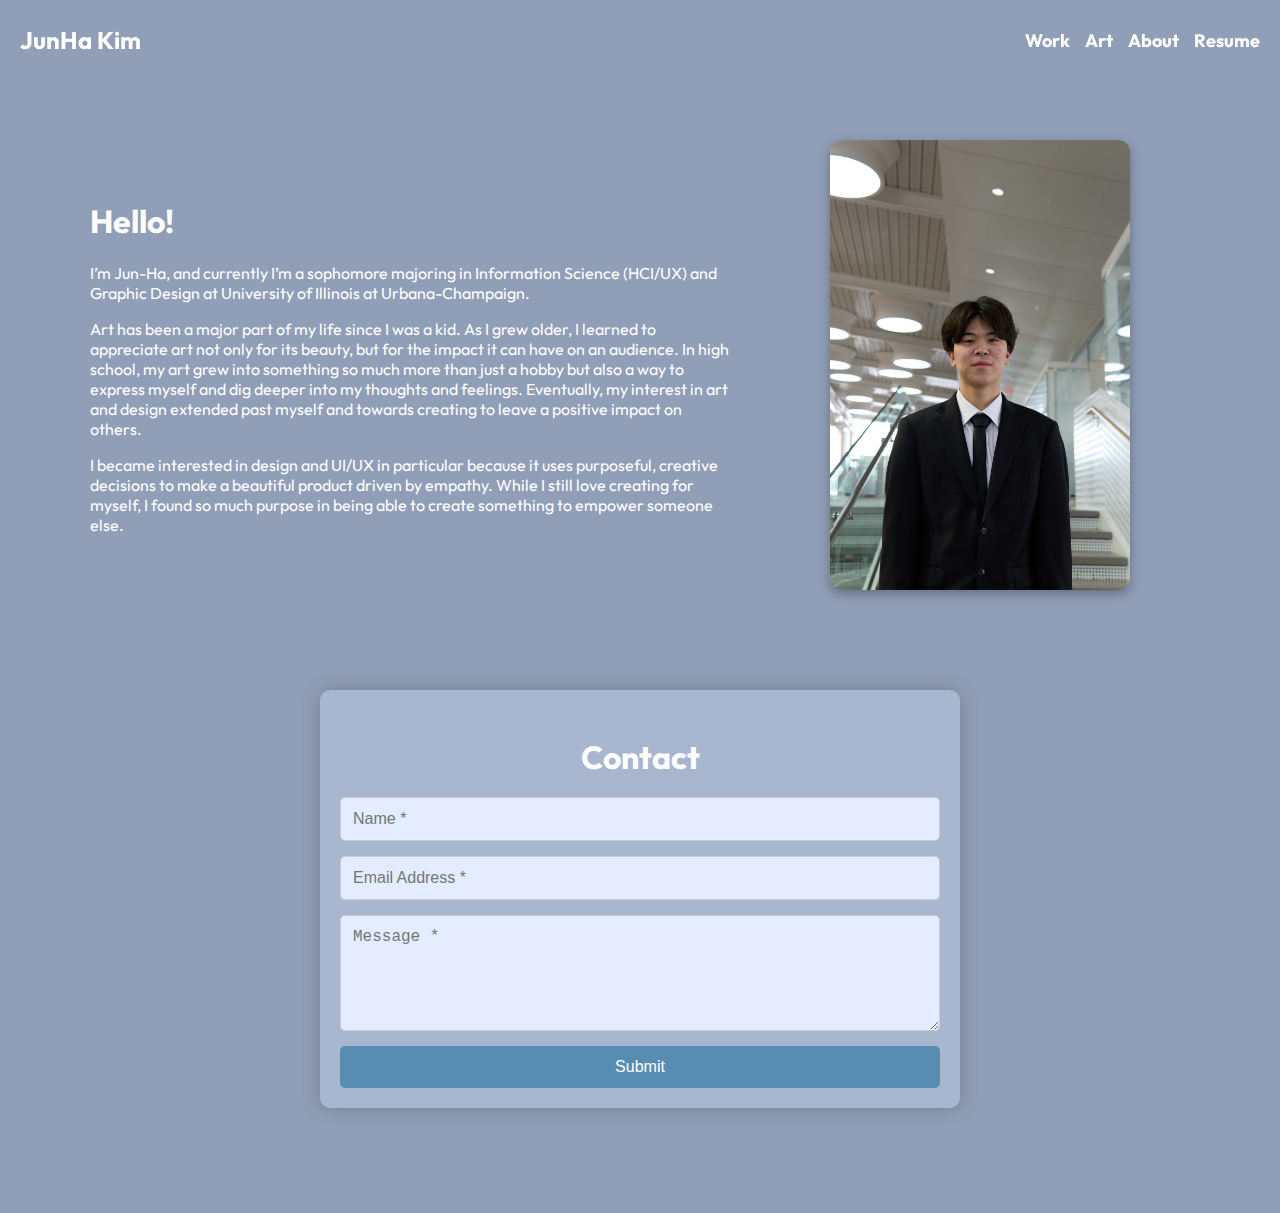
<file: About.html>
<!DOCTYPE html>
<html lang="en">

<head>
    <meta charset="UTF-8" />
    <meta name="viewport" content="width=device-width, initial-scale=1.0" />
    <title>About – JunHa Kim</title>
    <link href="https://fonts.googleapis.com/css2?family=Outfit:wght@300;400;600;700&display=swap" rel="stylesheet">
    <style>
        body {
            margin: 0;
            font-family: 'Outfit', sans-serif;
            background-color: #909EB7;
            color: white;
        }

        header {
            display: flex;
            justify-content: space-between;
            align-items: center;
            padding: 5px 0px;
            position: fixed;
            top: 0;
            width: 100%;
            z-index: 1000;
            background-color: transparent;
        }

        .logo {
            font-size: 24px;
            font-weight: bold;
            color: white;
            margin: 20px;
        }

        nav ul {
            list-style: none;
            display: flex;
            gap: 15px;
            margin: 0;
            padding: 20px;
        }

        nav a {
            text-decoration: none;
            color: white;
            font-size: 18px;
            font-weight: bold;
            transition: color 0.3s ease;
        }

        nav a:hover {
            color: #578db3;
        }

        .about-container {
            max-width: 1100px;
            margin: 140px auto 80px;
            padding: 0 20px;
        }

        .about-flex {
            display: flex;
            flex-wrap: wrap;
            gap: 40px;
            align-items: center;
            justify-content: space-between;
        }

        .about-text {
            flex: 1 1 55%;
        }

        .about-image {
            flex: 1 1 35%;
            display: flex;
            justify-content: center;
        }

        .about-image img {
            width: 100%;
            max-width: 300px;
            height: auto;
            border-radius: 12px;
            box-shadow: 0 4px 12px rgba(0, 0, 0, 0.3);
        }

        .contact-section {
            max-width: 600px;
            margin: 100px auto;
            padding: 20px;
            background: #A8B6D0;
            color: black;
            border-radius: 10px;
            box-shadow: 0 0 20px rgba(0, 0, 0, 0.2);
        }

        .contact-section h2 {
            text-align: center;
            margin-bottom: 20px;
            font-size: 32px;
            color: white;
        }

        .contact-section form {
            display: flex;
            flex-direction: column;
            gap: 15px;
        }

        .contact-section input, .contact-section textarea {
            padding: 12px;
            border: 1px solid #ccc;
            background: #E3EDFF;
            border-radius: 5px;
            font-size: 16px;
        }

        .contact-section input:focus, .contact-section textarea:focus {
            outline: none;
            border-color: #578db3;
        }

        .contact-section button {
            padding: 12px;
            background-color: #578db3;
            color: white;
            border: none;
            border-radius: 5px;
            font-size: 16px;
            cursor: pointer;
            transition: background-color 0.3s ease;
        }

        .contact-section button:hover {
            background-color: #3e6f91;
        }
    </style>
</head>

<body>

    <header>
        <div class="logo">JunHa Kim</div>
        <nav>
            <ul>
                <li><a href="home.html">Work</a></li>
                <li><a href="Art.html">Art</a></li>
                <li><a href="About.html">About</a></li>
                <li><a href="resume.pdf">Resume</a></li>
            </ul>
        </nav>
    </header>

    <div class="about-container">
        <div class="about-flex">
            <div class="about-text">
                <h1>Hello!</h1>
                <p>I’m Jun-Ha, and currently I’m a sophomore majoring in Information Science (HCI/UX) and Graphic Design at University of Illinois at Urbana-Champaign.</p>
                <p>Art has been a major part of my life since I was a kid. As I grew older, I learned to appreciate art
                    not only
                    for its beauty, but for the impact it can have on an audience. In high school, my art grew into
                    something so
                    much more than just a hobby but also a way to express myself and dig deeper into my thoughts and
                    feelings.
                    Eventually, my interest in art and design extended past myself and towards creating to leave a
                    positive
                    impact on others.</p>
                <p>I became interested in design and UI/UX in particular because it uses purposeful, creative decisions
                    to make
                    a beautiful product driven by empathy. While I still love creating for myself, I found so much
                    purpose in
                    being able to create something to empower someone else.</p>
            </div>

            <div class="about-image">
                <img src="your-photo.jpg" alt="Jun-Ha Kim" />
            </div>
        </div>
    </div>

    <div class="contact-section">
        <h2>Contact</h2>
        <form>
            <input type="text" placeholder="Name *" required>
            <input type="email" placeholder="Email Address *" required>
            <textarea placeholder="Message *" rows="5" required></textarea>
            <button type="submit">Submit</button>
        </form>
    </div>

</body>

</html>
</file>
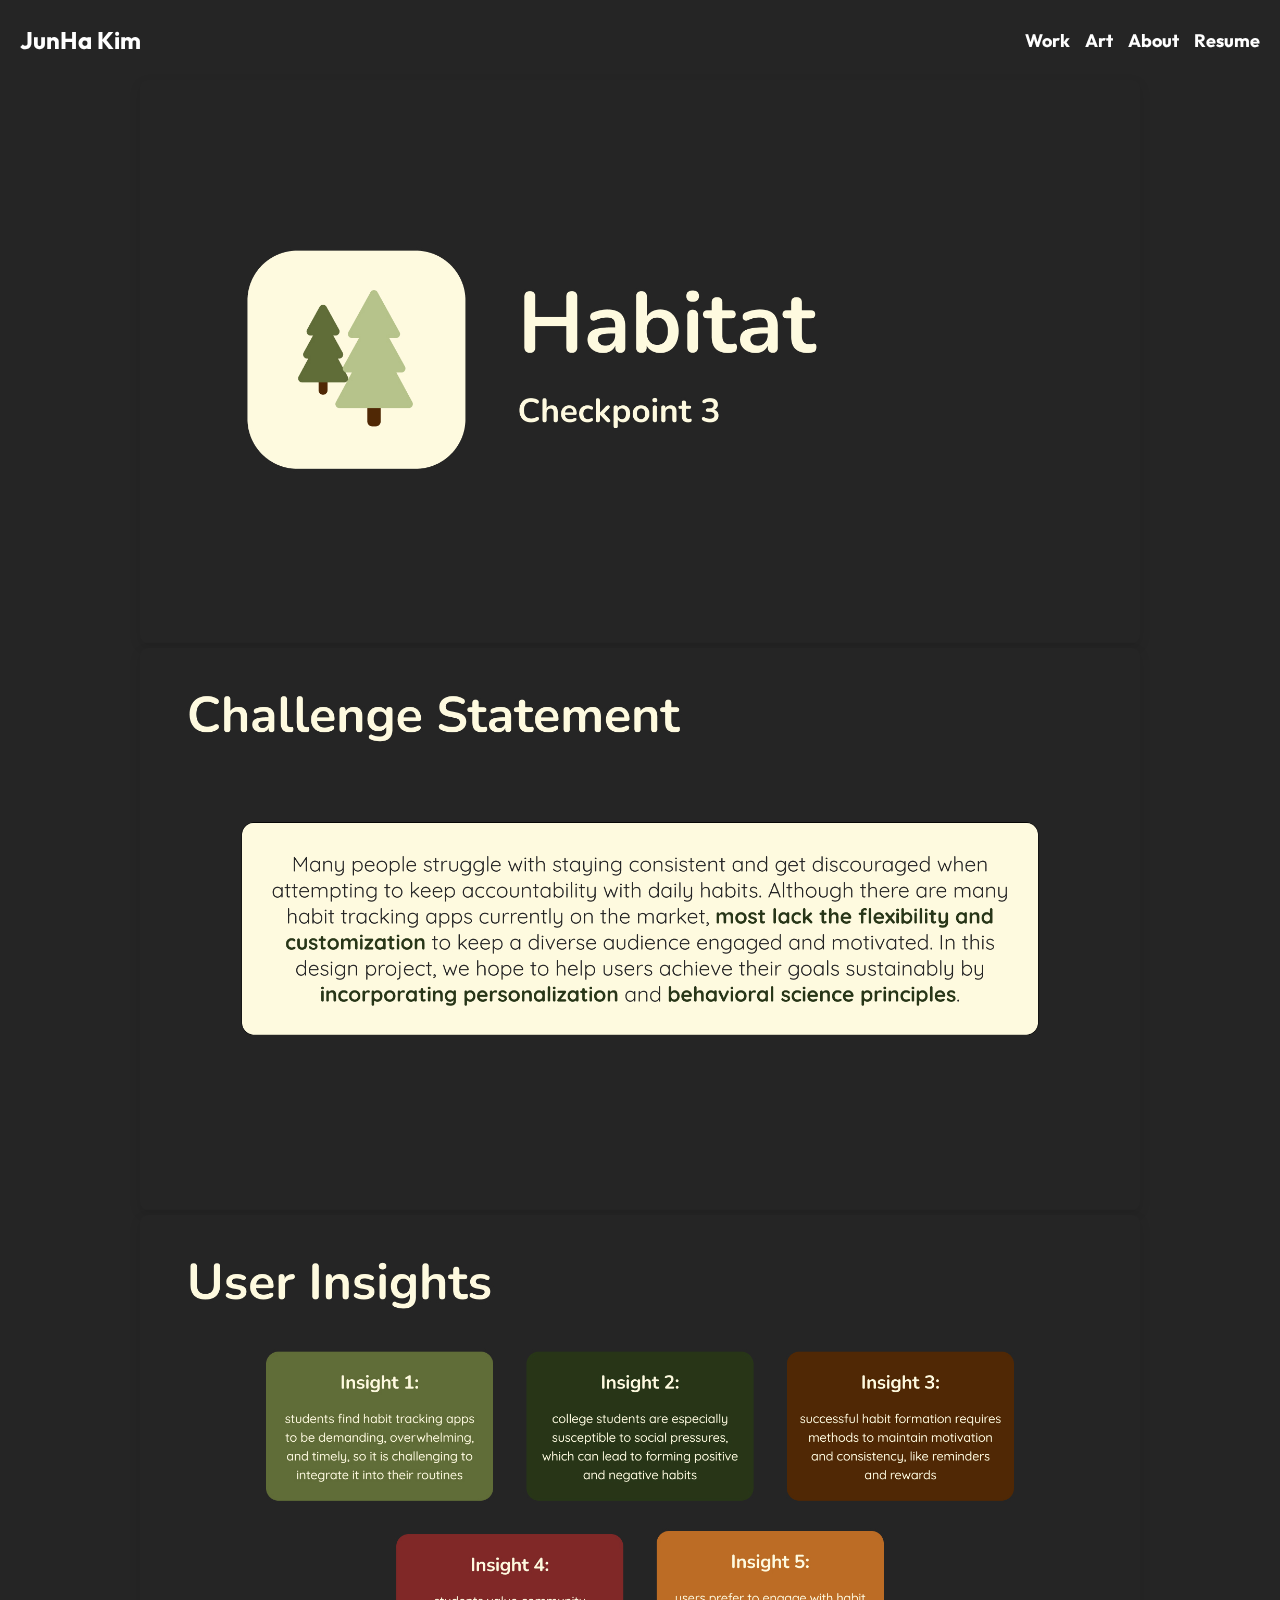
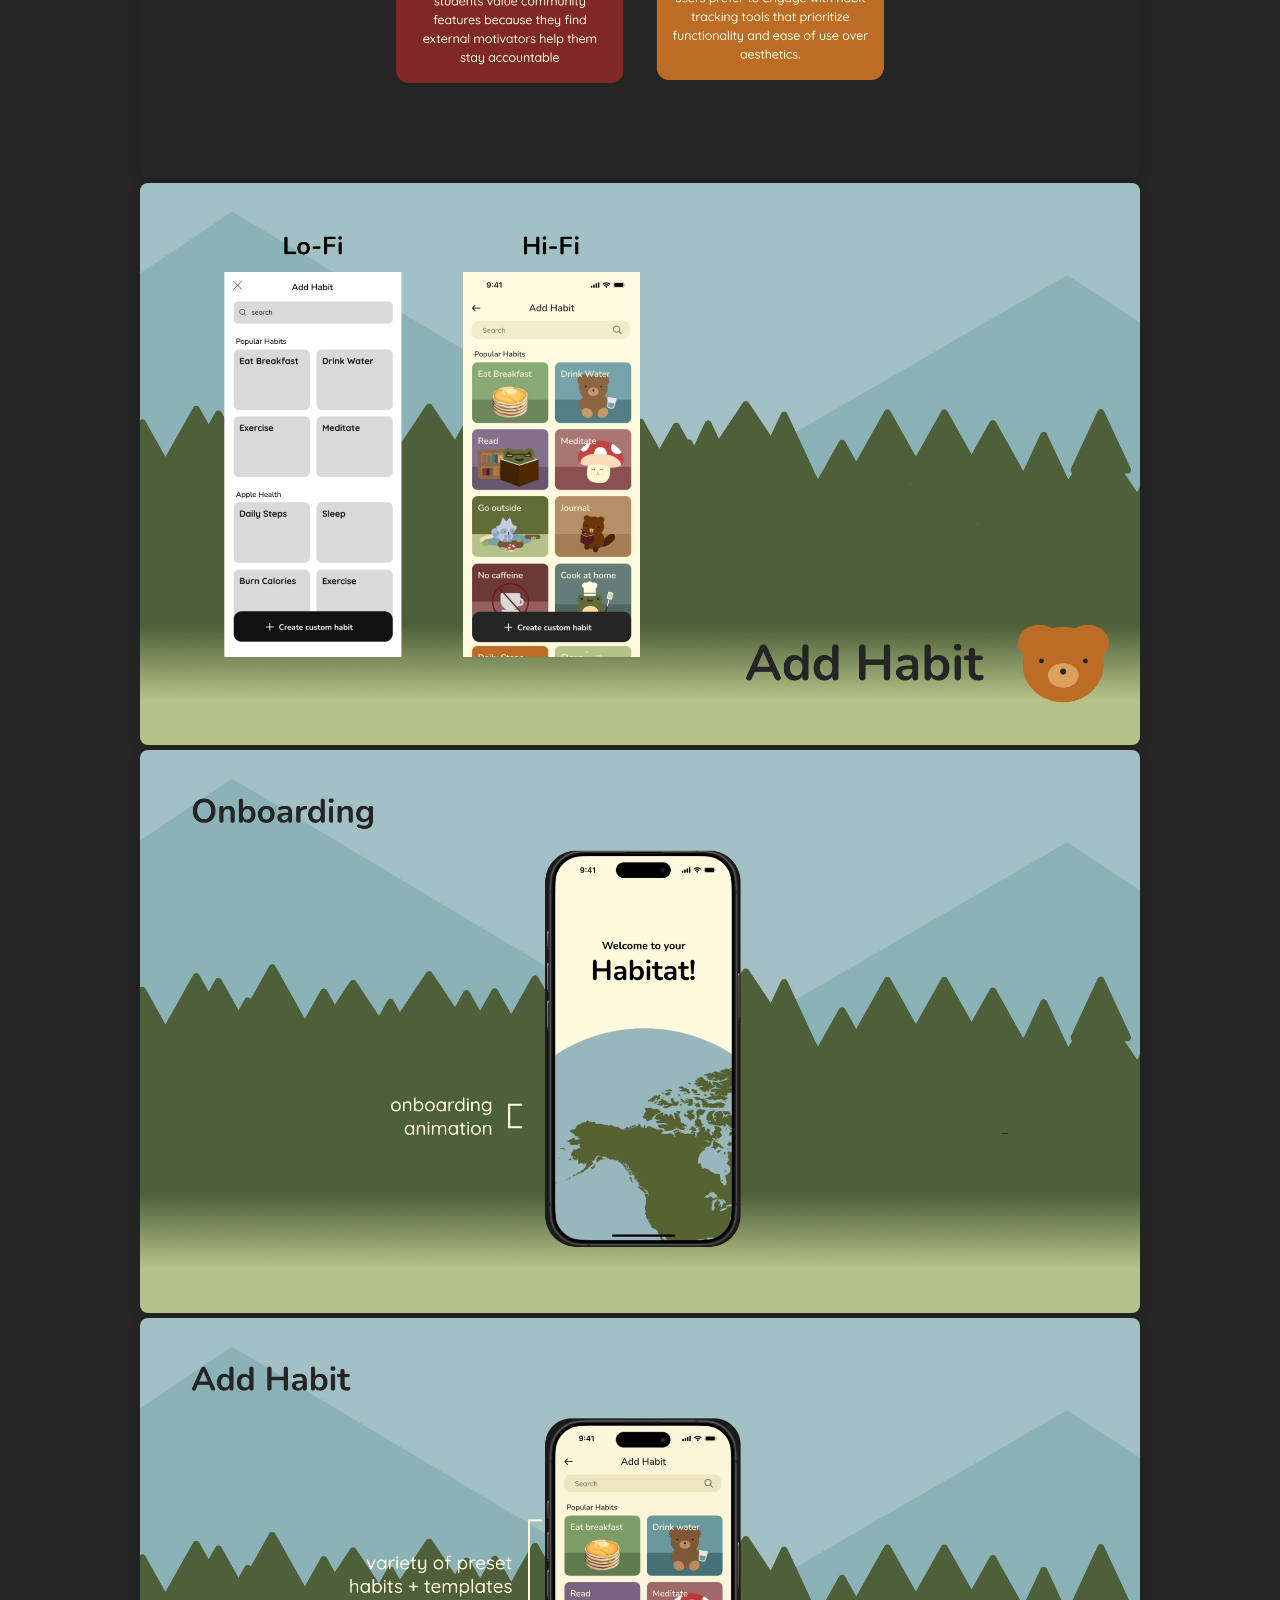
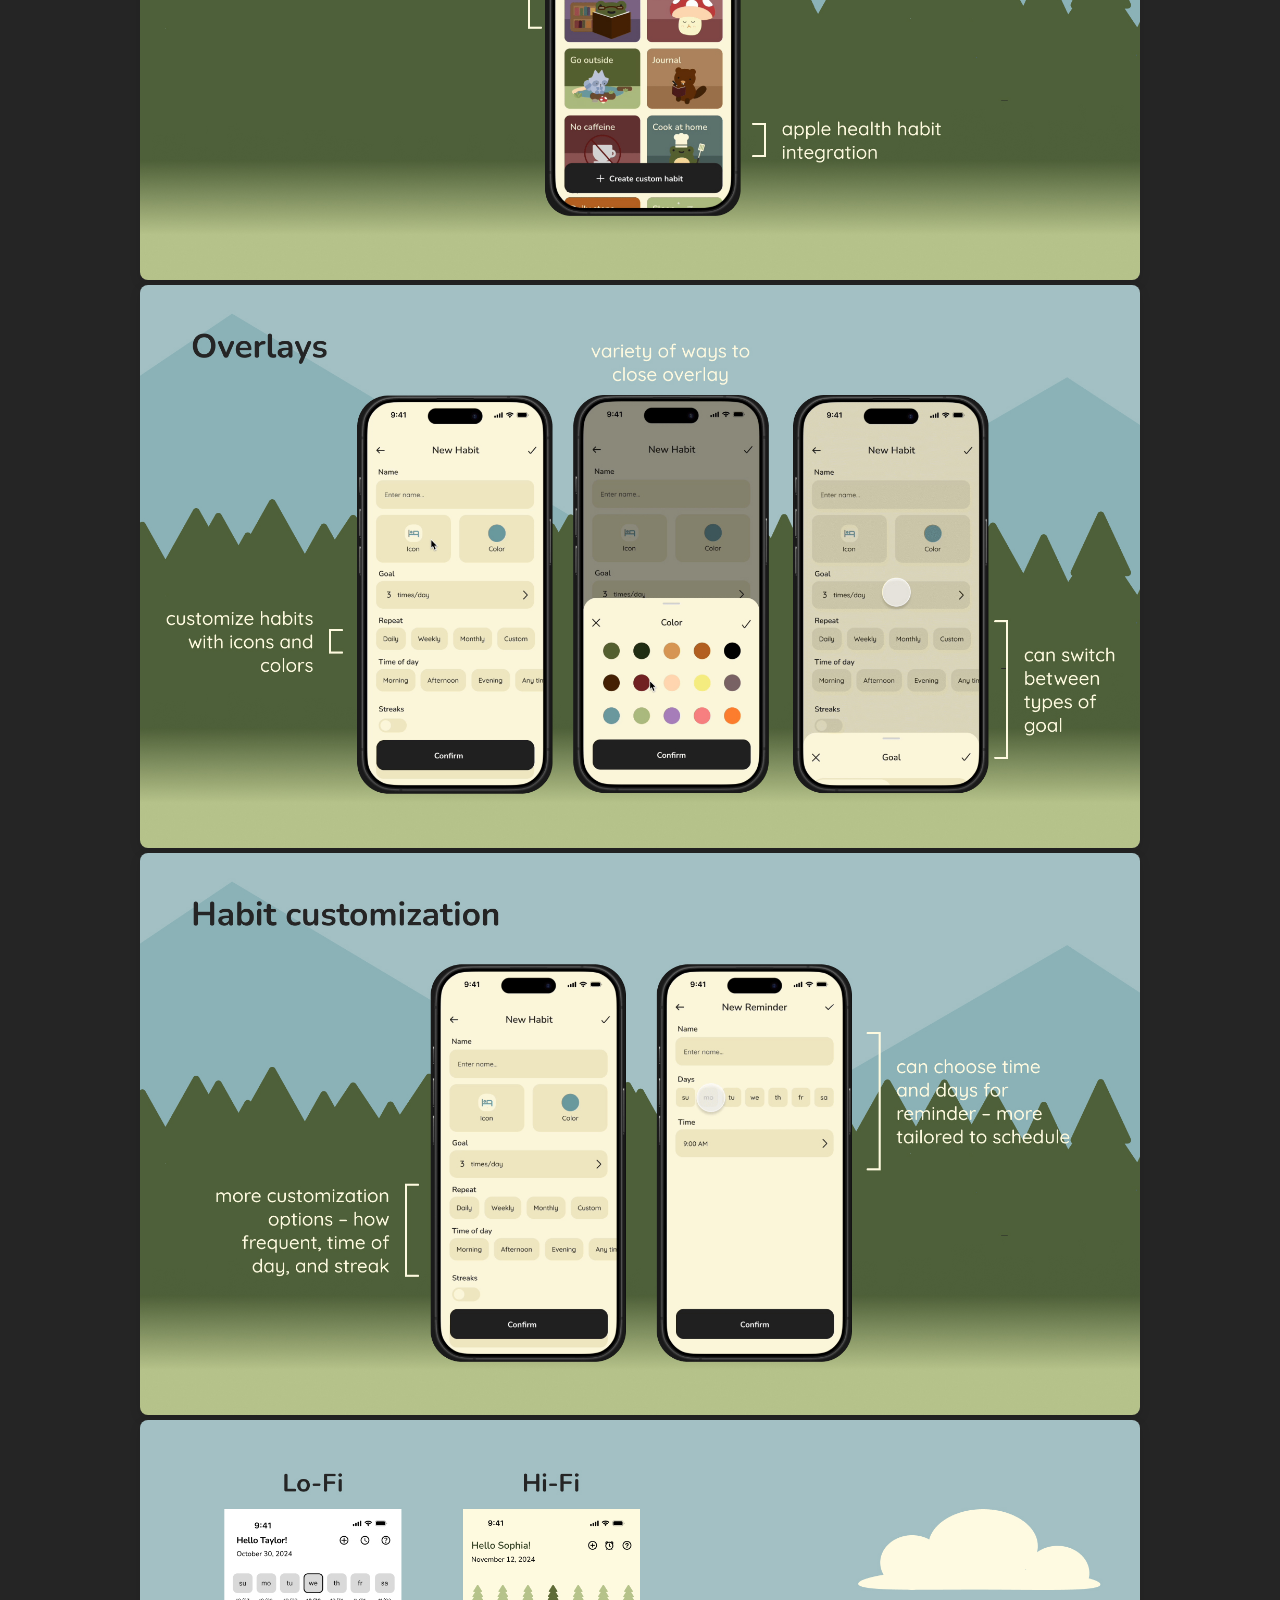
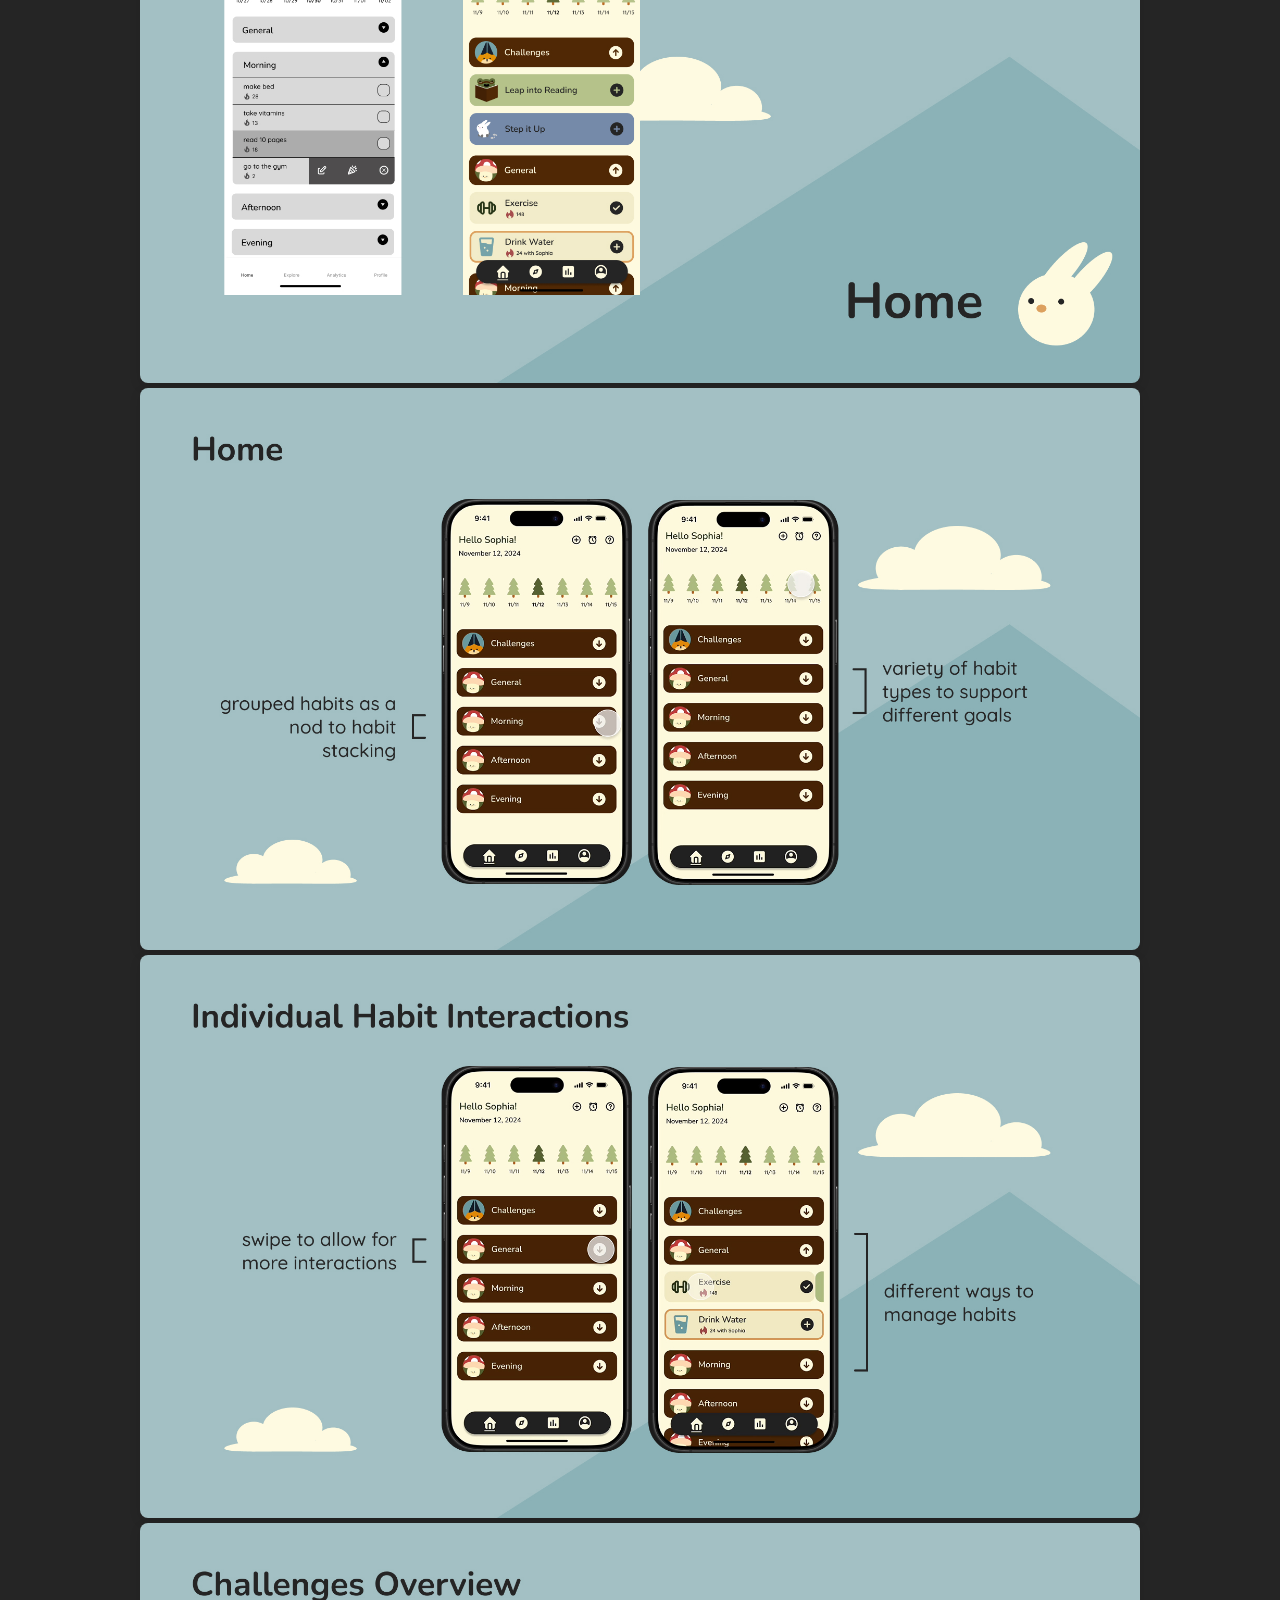
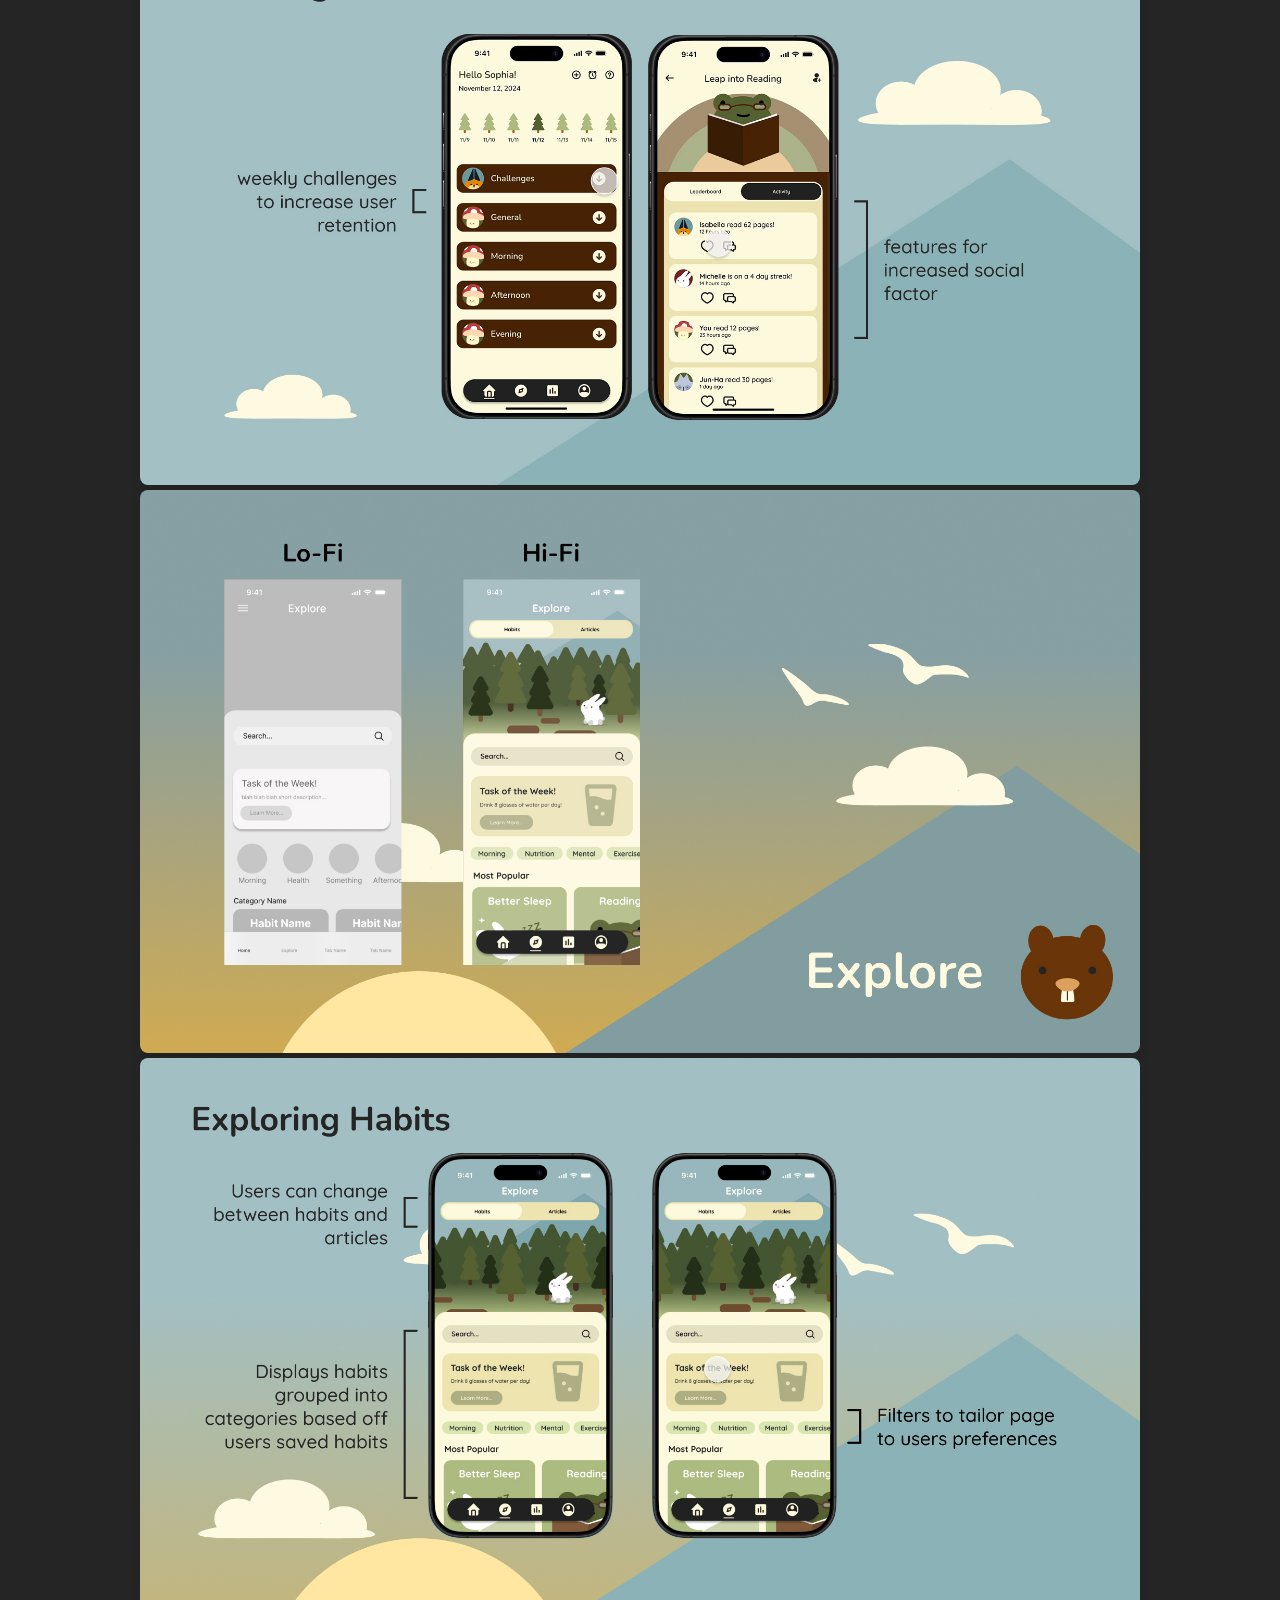
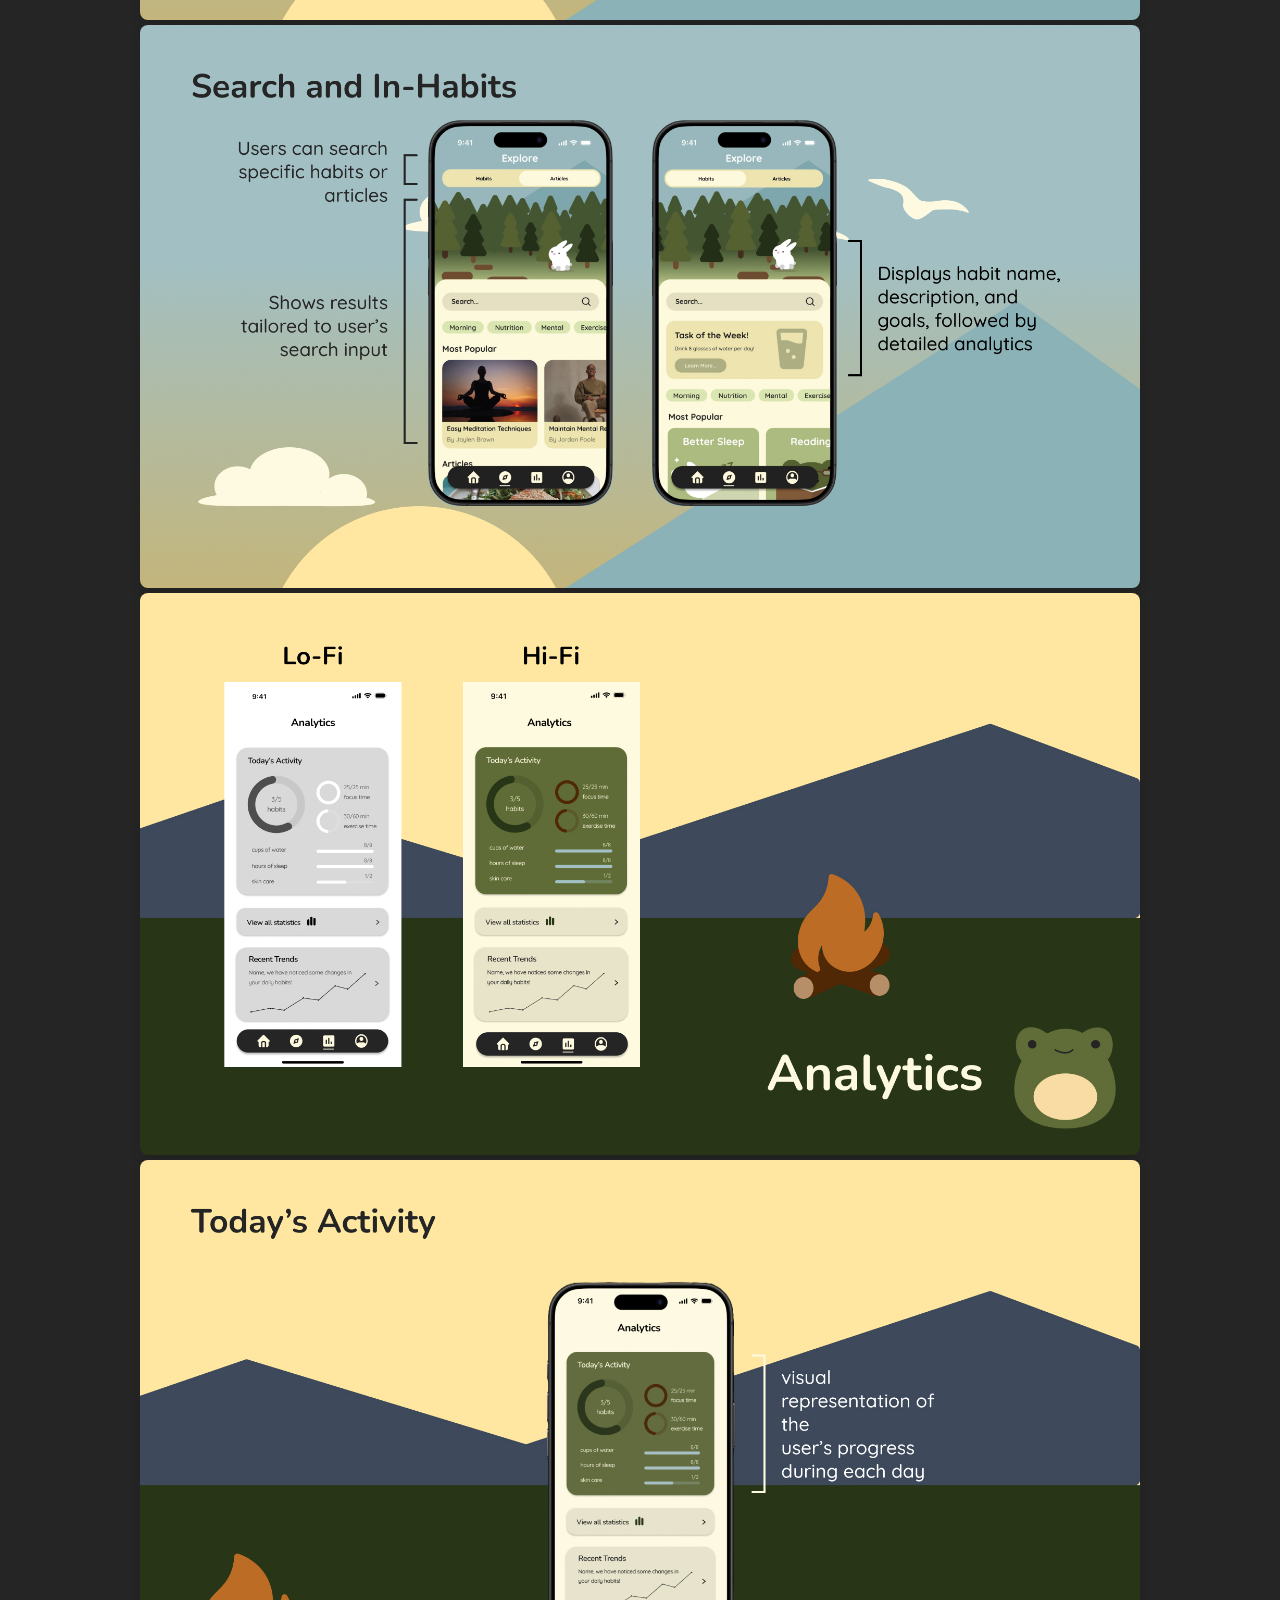
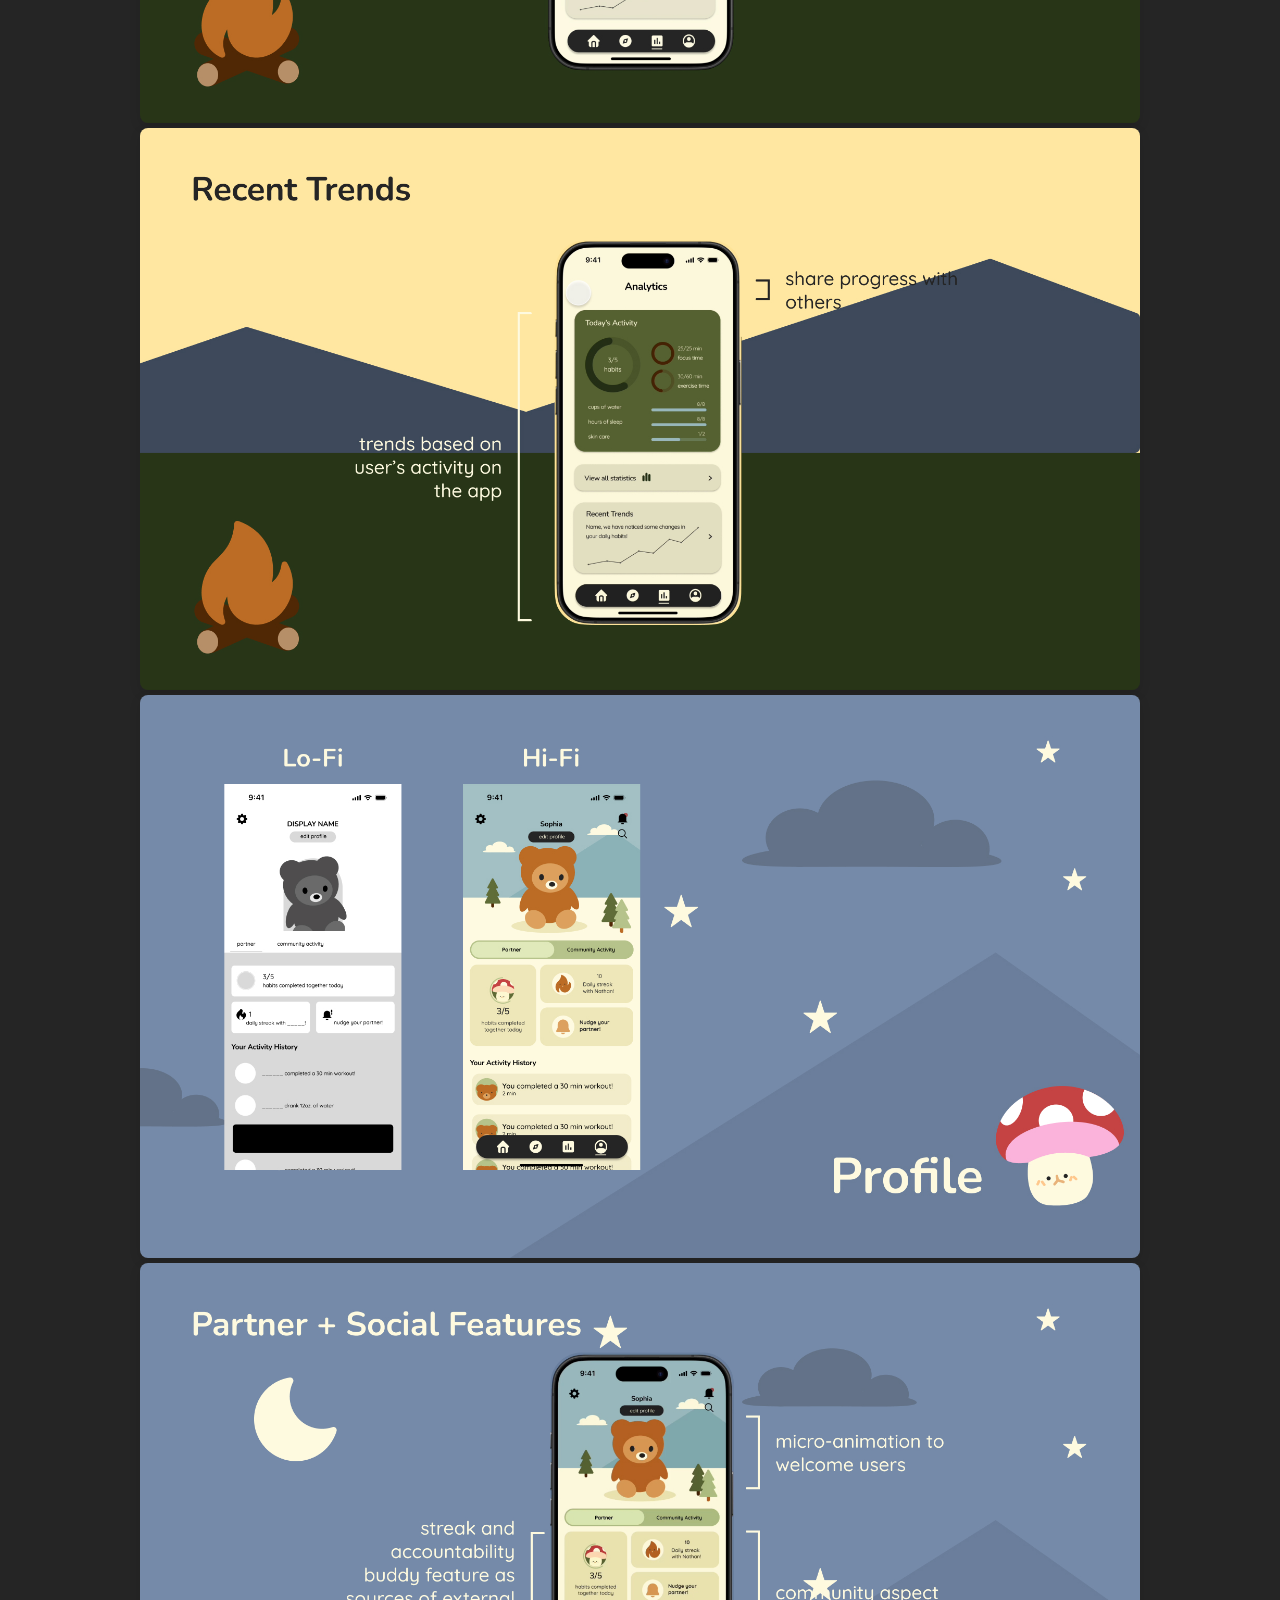
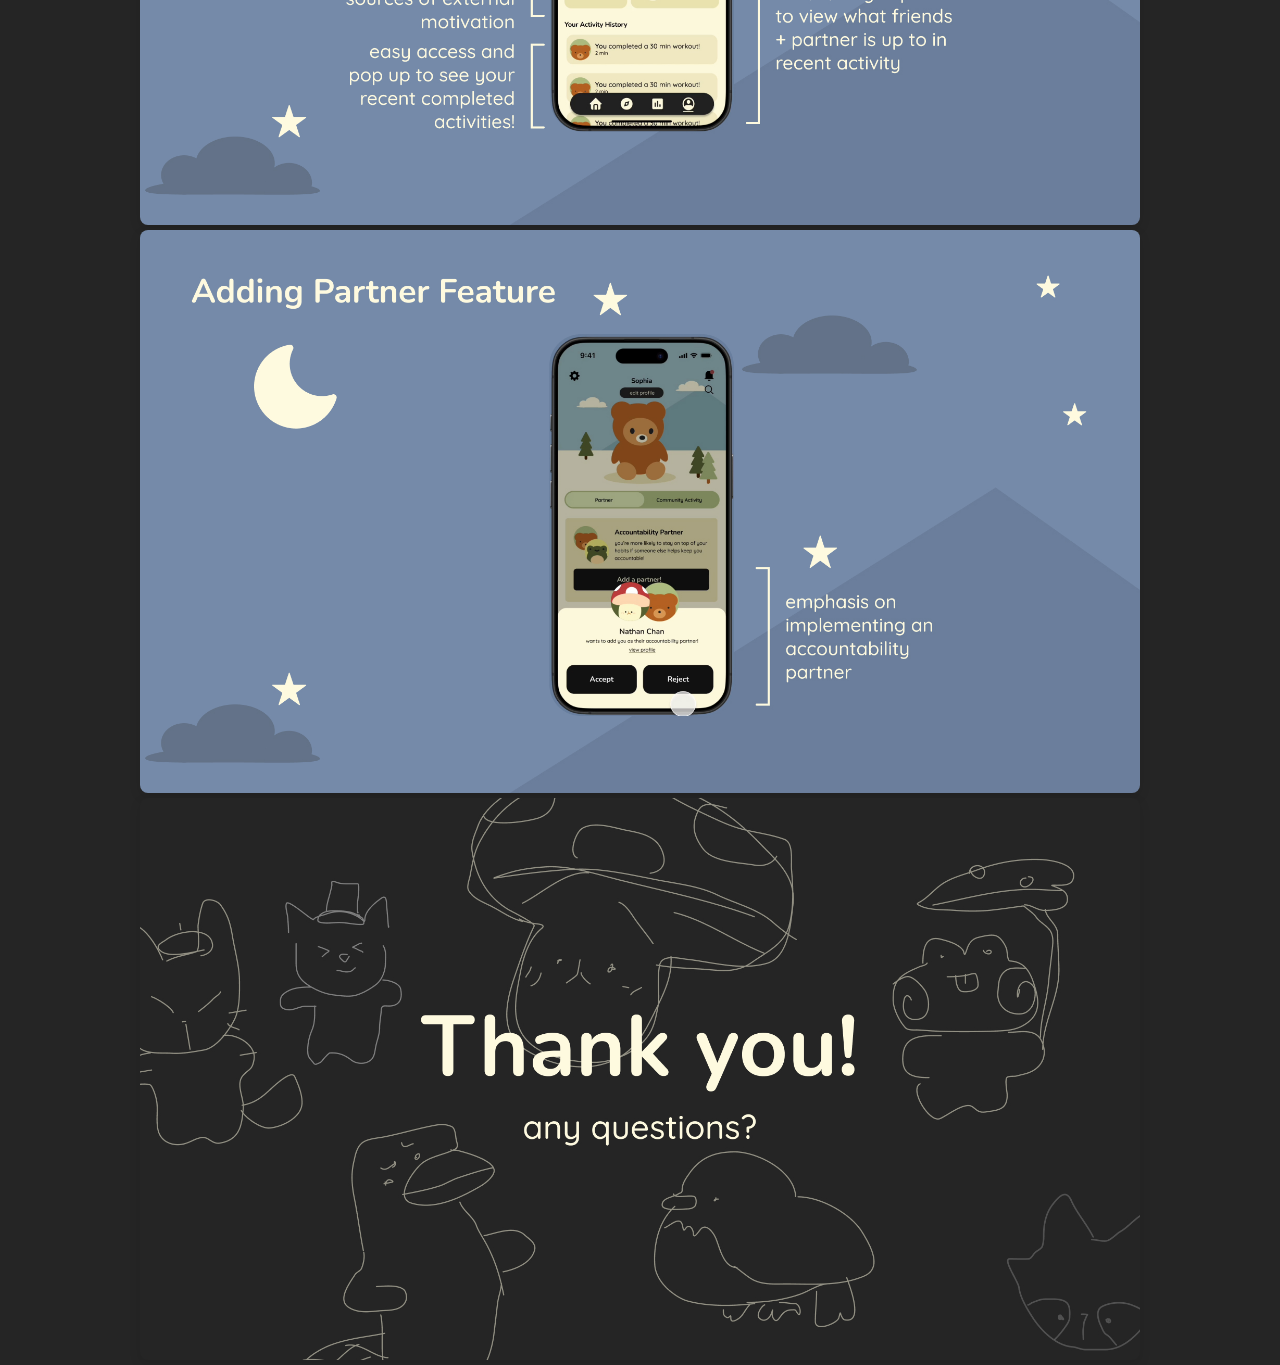
<file: habitat.html>
<!DOCTYPE html>
<html lang="en-US">

<head>
    <meta charset="UTF-8" />
    <meta name="viewport" content="width=device-width, initial-scale=1.0" />
    <title>Habitat – JunHa Kim</title>
    <link href="https://fonts.googleapis.com/css2?family=Outfit:wght@300;400;600;700&display=swap" rel="stylesheet">
    <style>
        body {
            margin: 0;
            font-family: 'Outfit', sans-serif;
            background-color: #252525;
            color: #111;
        }
    header {
      display: flex;
      justify-content: space-between;
      align-items: center;
      padding: 5px 0px;
      position: fixed;
      top: 0;
      width: 100%;
      z-index: 1000;
      background-color: transparent;
    }

    .logo {
      font-size: 24px;
      font-weight: bold;
      color: white;
      margin: 20px;
    }

    nav ul {
      list-style: none;
      display: flex;
      gap: 15px;
      margin: 0;
      padding: 20px;
    }

    nav a {
      text-decoration: none;
      color: white;
      font-size: 18px;
      font-weight: bold;
    }

    nav a:hover {
      color: #578db3;
    }

        .slides {
            margin-top: 80px;
            display: flex;
            flex-direction: column;
            align-items: center;
        }

        .slides img {
            width: 100%;
            max-width: 1000px;
            margin-bottom: 5px;
            border-radius: 8px;
            box-shadow: 0 4px 12px rgba(0, 0, 0, 0.1);
        }

        @media (max-width: 768px) {
            header {
                flex-direction: column;
                align-items: flex-start;
                gap: 10px;
            }

            .slides img {
                max-width: 95%;
            }
        }
    </style>
</head>

<body>

    <header>
        <div class="logo">JunHa Kim</div>
        <nav>
            <ul>
                <li><a href="home.html">Work</a></li>
                <li><a href="Art.html">Art</a></li>
                <li><a href="About.html">About</a></li>
                <li><a href="resume.pdf">Resume</a></li>
            </ul>
        </nav>
    </header>

    <div class="slides">
        <img src="habitat1.jpg" alt="Slide 1">
        <img src="habitat2.jpg" alt="Slide 2">
        <img src="habitat3.jpg" alt="Slide 3">
        <img src="habitat4.jpg" alt="Slide 4">
        <img src="habitat5.jpg" alt="Slide 5">
        <img src="habitat6.jpg" alt="Slide 6">
        <img src="habitat7.jpg" alt="Slide 7">
        <img src="habitat8.jpg" alt="Slide 8">
        <img src="habitat9.jpg" alt="Slide 9">
        <img src="habitat10.jpg" alt="Slide 10">
        <img src="habitat11.jpg" alt="Slide 11">
        <img src="habitat12.jpg" alt="Slide 12">
        <img src="habitat13.jpg" alt="Slide 13">
        <img src="habitat14.jpg" alt="Slide 14">
        <img src="habitat15.jpg" alt="Slide 15">
        <img src="habitat16.jpg" alt="Slide 16">
        <img src="habitat17.jpg" alt="Slide 17">
        <img src="habitat18.jpg" alt="Slide 18">
        <img src="habitat19.jpg" alt="Slide 19">
        <img src="habitat20.jpg" alt="Slide 20">
        <img src="habitat21.jpg" alt="Slide 21">
        <img src="habitat22.jpg" alt="Slide 22">
    </div>

</body>

</html>
</file>
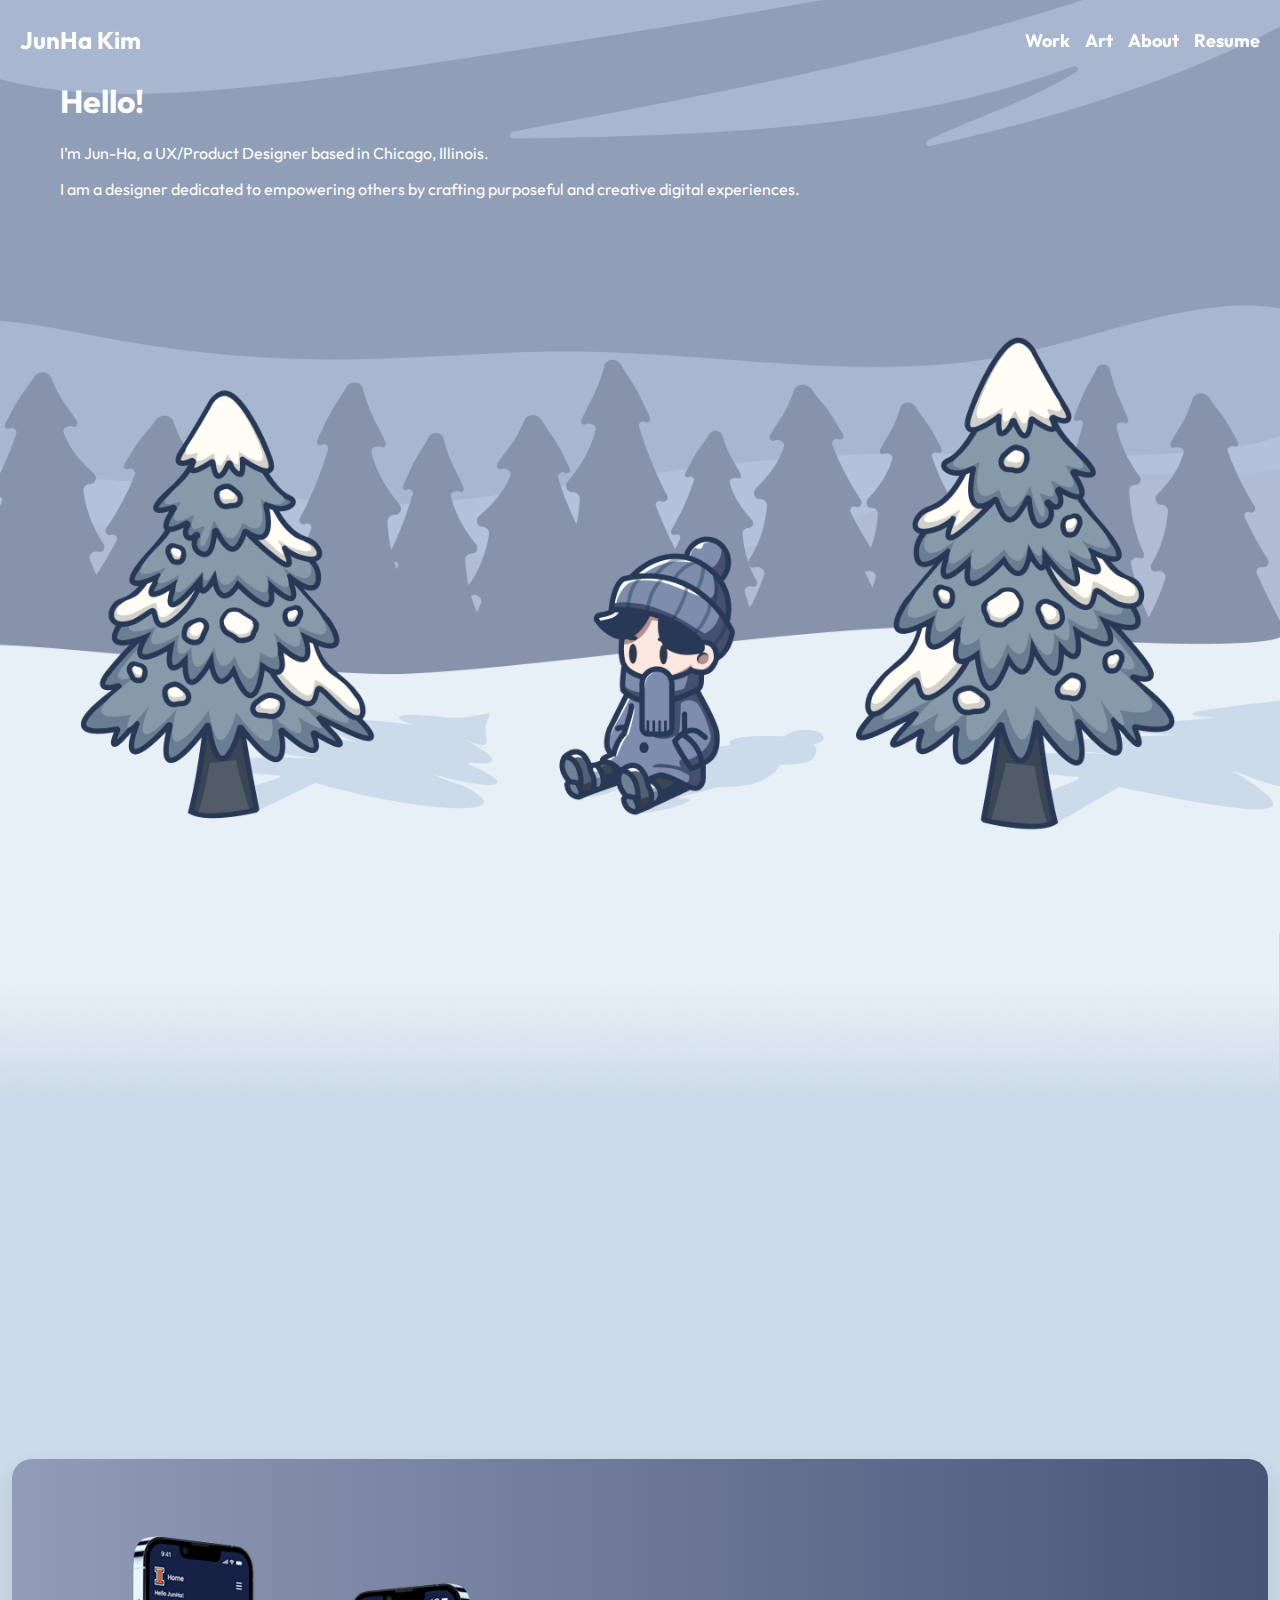
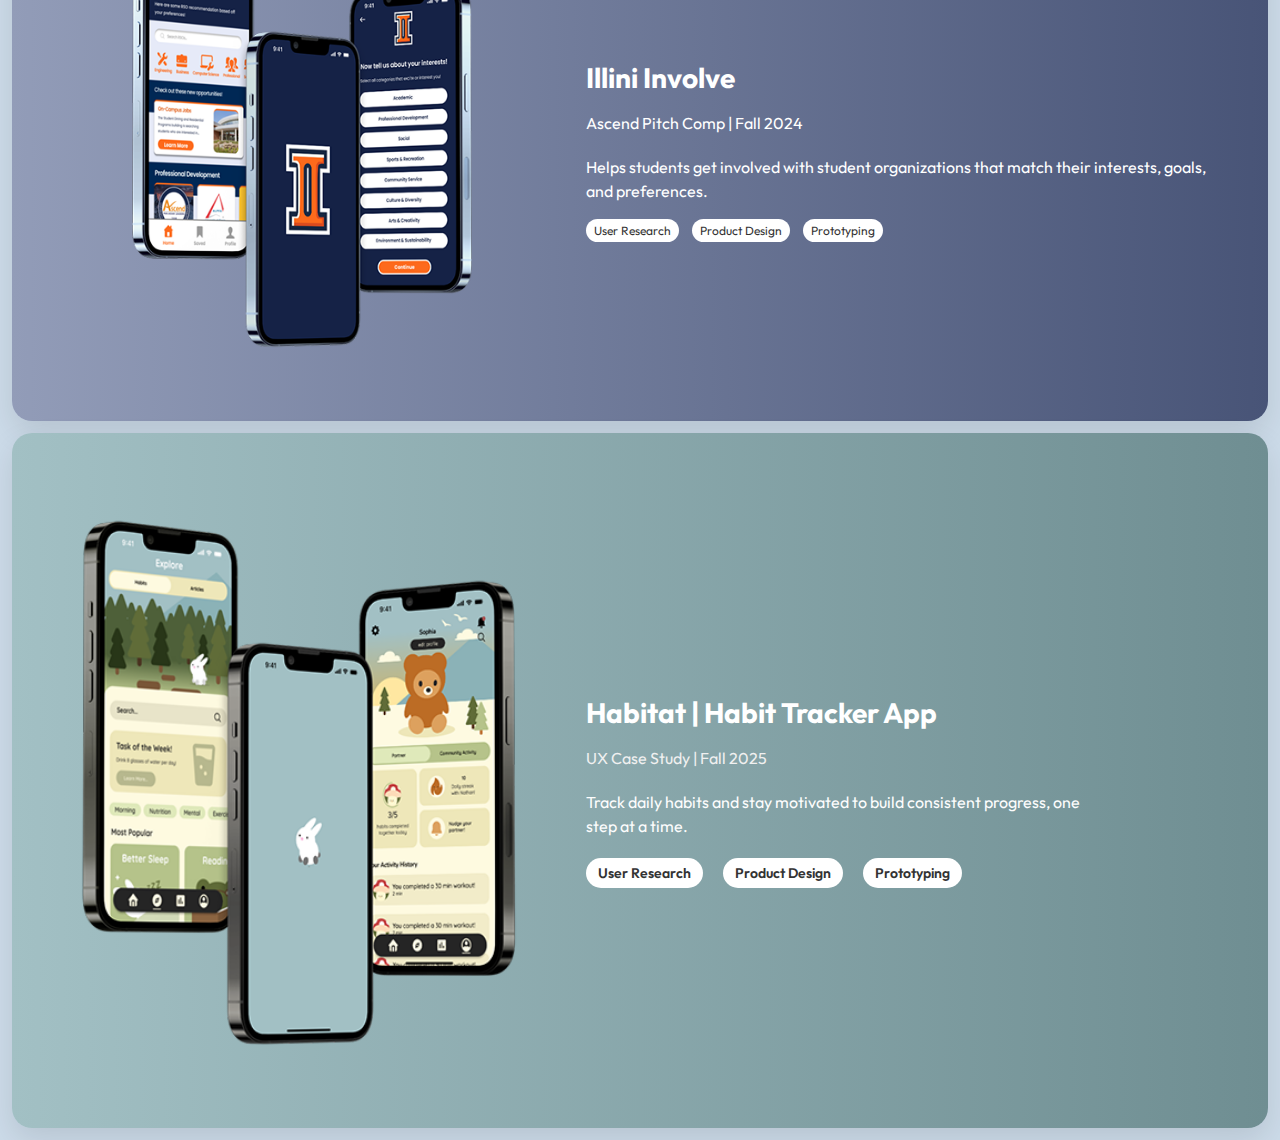
<file: home.html>
<!doctype html />
<html lang="en-US">

<head>
	<meta charset="utf-8">
	<link href="https://fonts.googleapis.com/css2?family=Outfit:wght@300;400;600;700&display=swap" rel="stylesheet">
	<style type="text/css">
		body {
			background-image: url("Home1.png");
			font-family: 'Outfit', sans-serif;
			background-size: contain;
			background-position: top center;
			background-repeat: no-repeat;
			background-attachment: scroll;
			background-color: #CCDBE9;
			margin: 0;
			height: auto;
			min-height: 100%;
			color: white;
		}

		.navdiv {
			margin: px;
			display: flex;
			justify-content: space-between;
			align-items: center;
		}

		.logo {
			font-size: 24px;
			font-weight: bold;
			color: white;
			margin: 20px;
		}

		.navdiv ul {
			list-style: none;
			font-family: Outfit, sans-serif;
			display: flex;
			flex-direction: row;
		}

		.navdiv li {
			margin: 20px;
		}

		.navdiv a {
			text-decoration: none;
			color: rgb(127, 127, 127);
			font-size: 20px;
			font-weight: bold;
		}

		nav a:hover {
			color: #c39bd3;
		}

		.social {
			display: flex;
			align-items: flex;
			flex-direction: row;
			justify-content: flex-end;
		}

		.social img {
			margin: 5px;
		}

		header {
			display: flex;
			justify-content: space-between;
			align-items: center;
			padding: 5px 0px;
			position: fixed;
			top: 0;
			width: 100%;
			z-index: 1000;
			background-color: transparent;
		}

		nav ul {
			list-style: none;
			display: flex;
			gap: 15px;
			margin: 0;
			padding: 20px;
		}

		nav a {
			text-decoration: none;
			color: white;
			font-size: 18px;
			font-weight: bold;
		}

		nav a:hover {
			color: #578db3;
		}

		.content {
			padding-top: 60px;
			/* avoids overlap with fixed header */
			text-align: left;
			margin-left: 60px;
		}

		.morecontent {
			padding-top: 0;
			text-align: left;
			margin-left: 60px;
		}

		.section-img {
			width: 300px;
			height: auto;
			border-radius: 12px;
			box-shadow: 0 8px 20px rgba(225, 225, 225, 0.15);
		}

		.section-text {
			max-width: 500px;
			color: #111;
		}

		.section-text h2 {
			font-size: 28px;
			margin-bottom: 10px;
		}

		.section-text .subtitle {
			font-size: 16px;
			color: #444;
			margin-bottom: 20px;
		}

		.section-text p {
			font-size: 16px;
			line-height: 1.5;
		}

		.project-section {
			margin: 50vh 12px 0px;
			background: linear-gradient(to right, #929CB8, #485477);
			border-radius: 20px;
			padding: 40px;
			display: flex;
			align-items: center;
			gap: 40px;
			box-shadow: 0 12px 30px rgba(0, 0, 0, 0.1);
			color: #ffffff;
		}

		.project-img {
			width: 42%;
			height: auto;
			border-radius: 12px;
		}

		.project-info h2 {
			font-size: 28px;
			margin-bottom: 10px;
		}

		.project-info .subtitle {
			font-size: 16px;
			color: #ffffff;
			margin-bottom: 20px;
		}

		.project-info p {
			font-size: 16px;
			line-height: 1.5;
		}

		.tags {
			margin-top: 15px;
		}

		.tags span {
			background: white;
			padding: 4px 8px;
			border-radius: 12px;
			font-size: 12px;
			margin-right: 10px;
			display: inline-block;
			color: #333;
		}

		/* Habitat | Habit Tracker App box */
		.habitat-section {
			margin: 12px;
			background: linear-gradient(to right, #A2C0C4, #6F8E92);
			border-radius: 20px;
			padding: 40px;
			display: flex;
			align-items: center;
			gap: 40px;
			box-shadow: 0 12px 30px rgba(0, 0, 0, 0.1);
			color: #ffffff;
		}

		.habitat-img {
			width: 42%;
			height: auto;
			border-radius: 12px;
		}

		.habitat-info {
			max-width: 500px;
		}

		.habitat-info h2 {
			font-size: 28px;
			margin-bottom: 10px;
		}

		.habitat-info .subtitle {
			font-size: 16px;
			color: #f0f0f0;
			margin-bottom: 20px;
		}

		.habitat-info p {
			font-size: 16px;
			line-height: 1.5;
			color: #fdfdfd;
			margin-bottom: 20px;
		}

		.habitat-info .tags {
			display: flex;
			gap: 10px;
			flex-wrap: wrap;
		}

		.habitat-info .tags span {
			background-color: #ffffff;
			color: #333;
			padding: 6px 12px;
			border-radius: 999px;
			font-size: 14px;
			font-weight: 600;
		}

		@media (min-width: 4000px) {
			.project-section {
				margin-top: 800vh;
			}
		}

		@media (max-width: 2000px) {
			.project-section {
				margin-top: 200vh;
			}
		}

		@media (max-width: 1600px) {
			.project-section {
				margin-top: 140vh;
			}
		}

		@media (mnx-width: 1400px) {
			.project-section {
				margin-top: 80vh;
			}
		}

		@media (max-width: 1200px) {
			.project-section {
				margin-top: 60vh;
			}
		}

		@media (max-width: 1000px) {
			.project-section {
				margin-top: 55vh;
			}
		}

		@media (max-width: 800px) {
			.project-section {
				margin-top: 50vh;
			}
		}

		@media (max-width: 600px) {
			.project-section {
				margin-top: 20vh;
			}
		}
	</style>
</head>

<body>

	<header>
		<div class="logo">JunHa Kim</div>
		<nav>
			<ul>
				<li><a href="home.html">Work</a></li>
				<li><a href="Art.html">Art</a></li>
				<li><a href="About.html">About</a></li>
				<li><a href="resume.pdf">Resume</a></li>
			</ul>
		</nav>
	</header>
	<div class="content">
		<h1>Hello!</h1>
		<p>I’m Jun-Ha, a UX/Product Designer based in Chicago, Illinois.</p>
	</div>
	<div class="morecontent">
		<p>I am a designer dedicated to empowering others by crafting purposeful and creative digital experiences.</p>
	</div>
	<div class="project-section">
		<img src="illiniinvolvescreens.png" alt="Illini Involve App Screens" class="project-img">
		<div class="project-info">
			<h2><a href="illini-involve.html" style="color: white; text-decoration: none;">Illini Involve</a></h2>
			<p class="subtitle">Ascend Pitch Comp | Fall 2024</p>
			<p>Helps students get involved with student organizations that match their interests, goals, and
				preferences.</p>
			<div class="tags">
				<span>User Research</span>
				<span>Product Design</span>
				<span>Prototyping</span>
			</div>
		</div>
	</div>
	<div class="habitat-section">
		<img src="habitatscreens.png" alt="Habitat App Screens" class="habitat-img" />
		<div class="habitat-info">
			<h2><a href="habitat.html" style="color: white; text-decoration: none;">Habitat | Habit Tracker App</a></h2>
			<p class="subtitle">UX Case Study | Fall 2025</p>
			<p>Track daily habits and stay motivated to build consistent progress, one step at a time.</p>
			<div class="tags">
				<span>User Research</span>
				<span>Product Design</span>
				<span>Prototyping</span>
			</div>
		</div>
	</div>
</body>

</html>
</file>
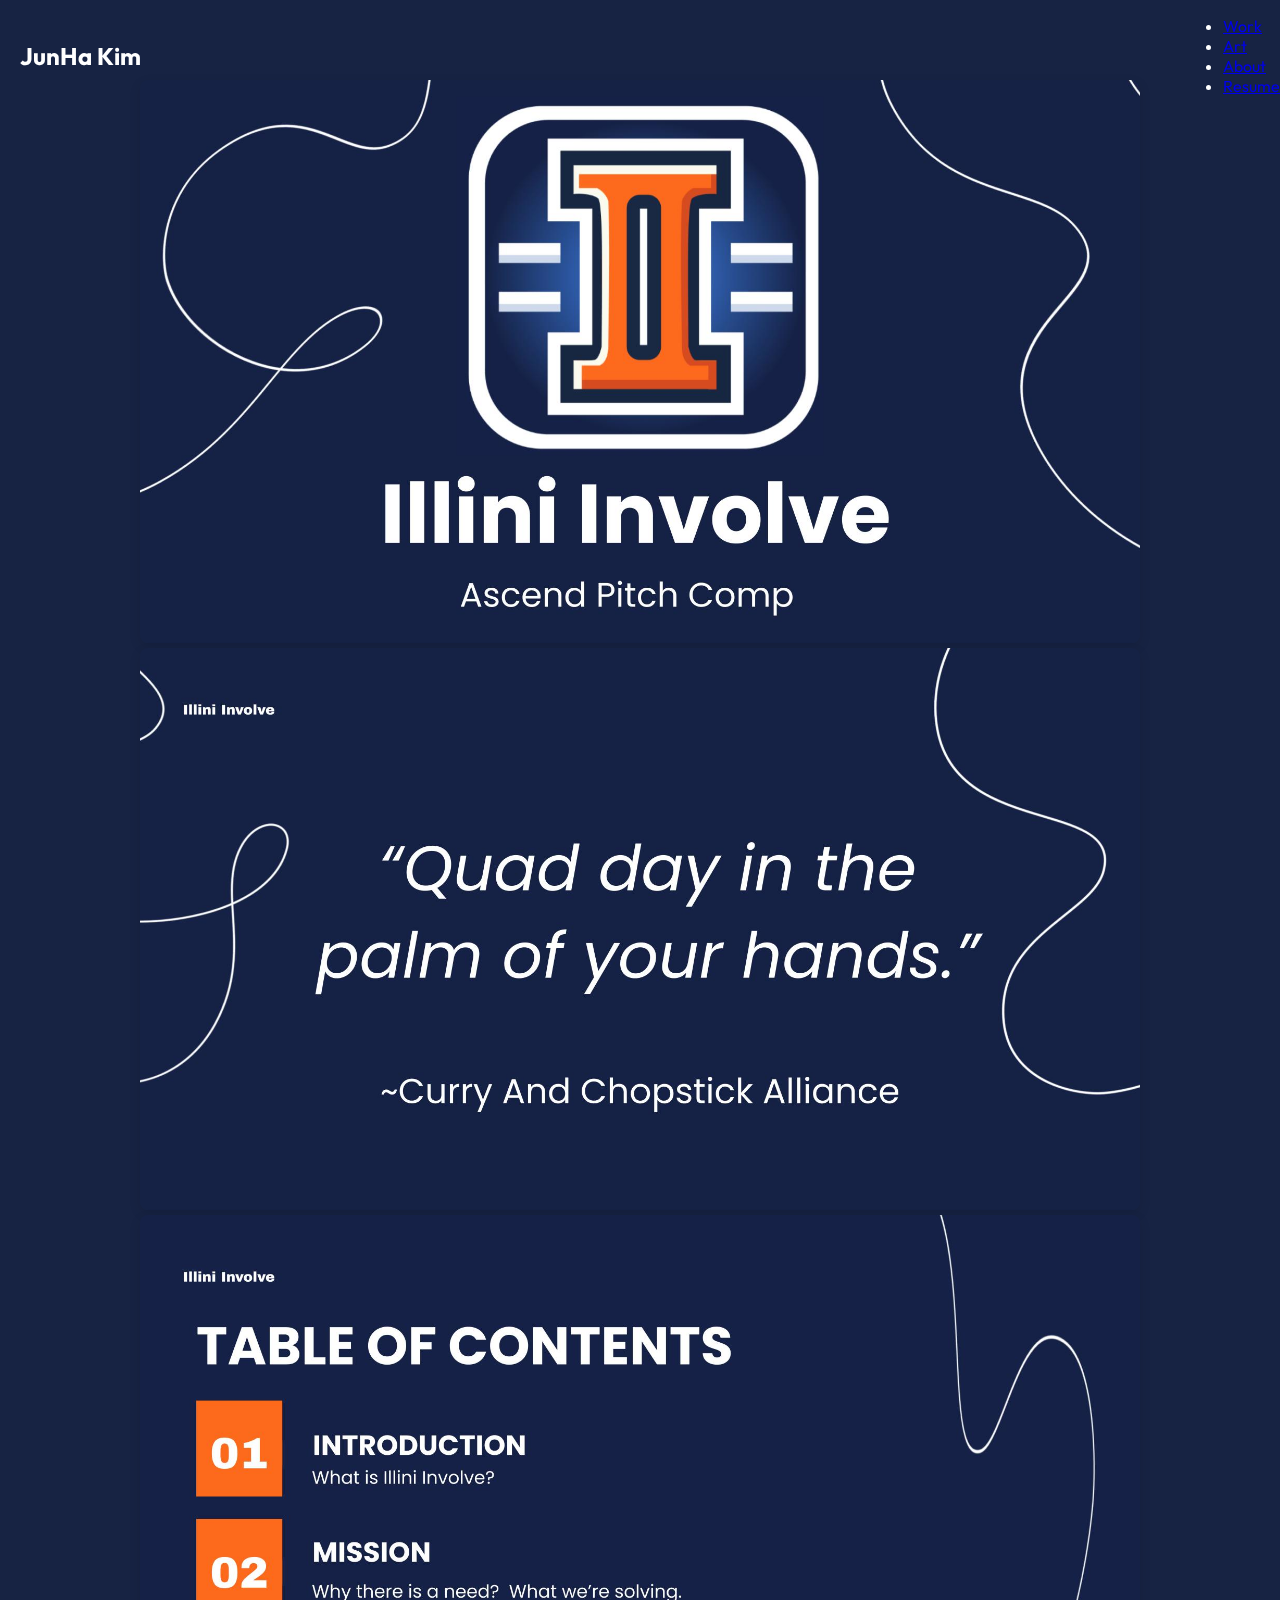
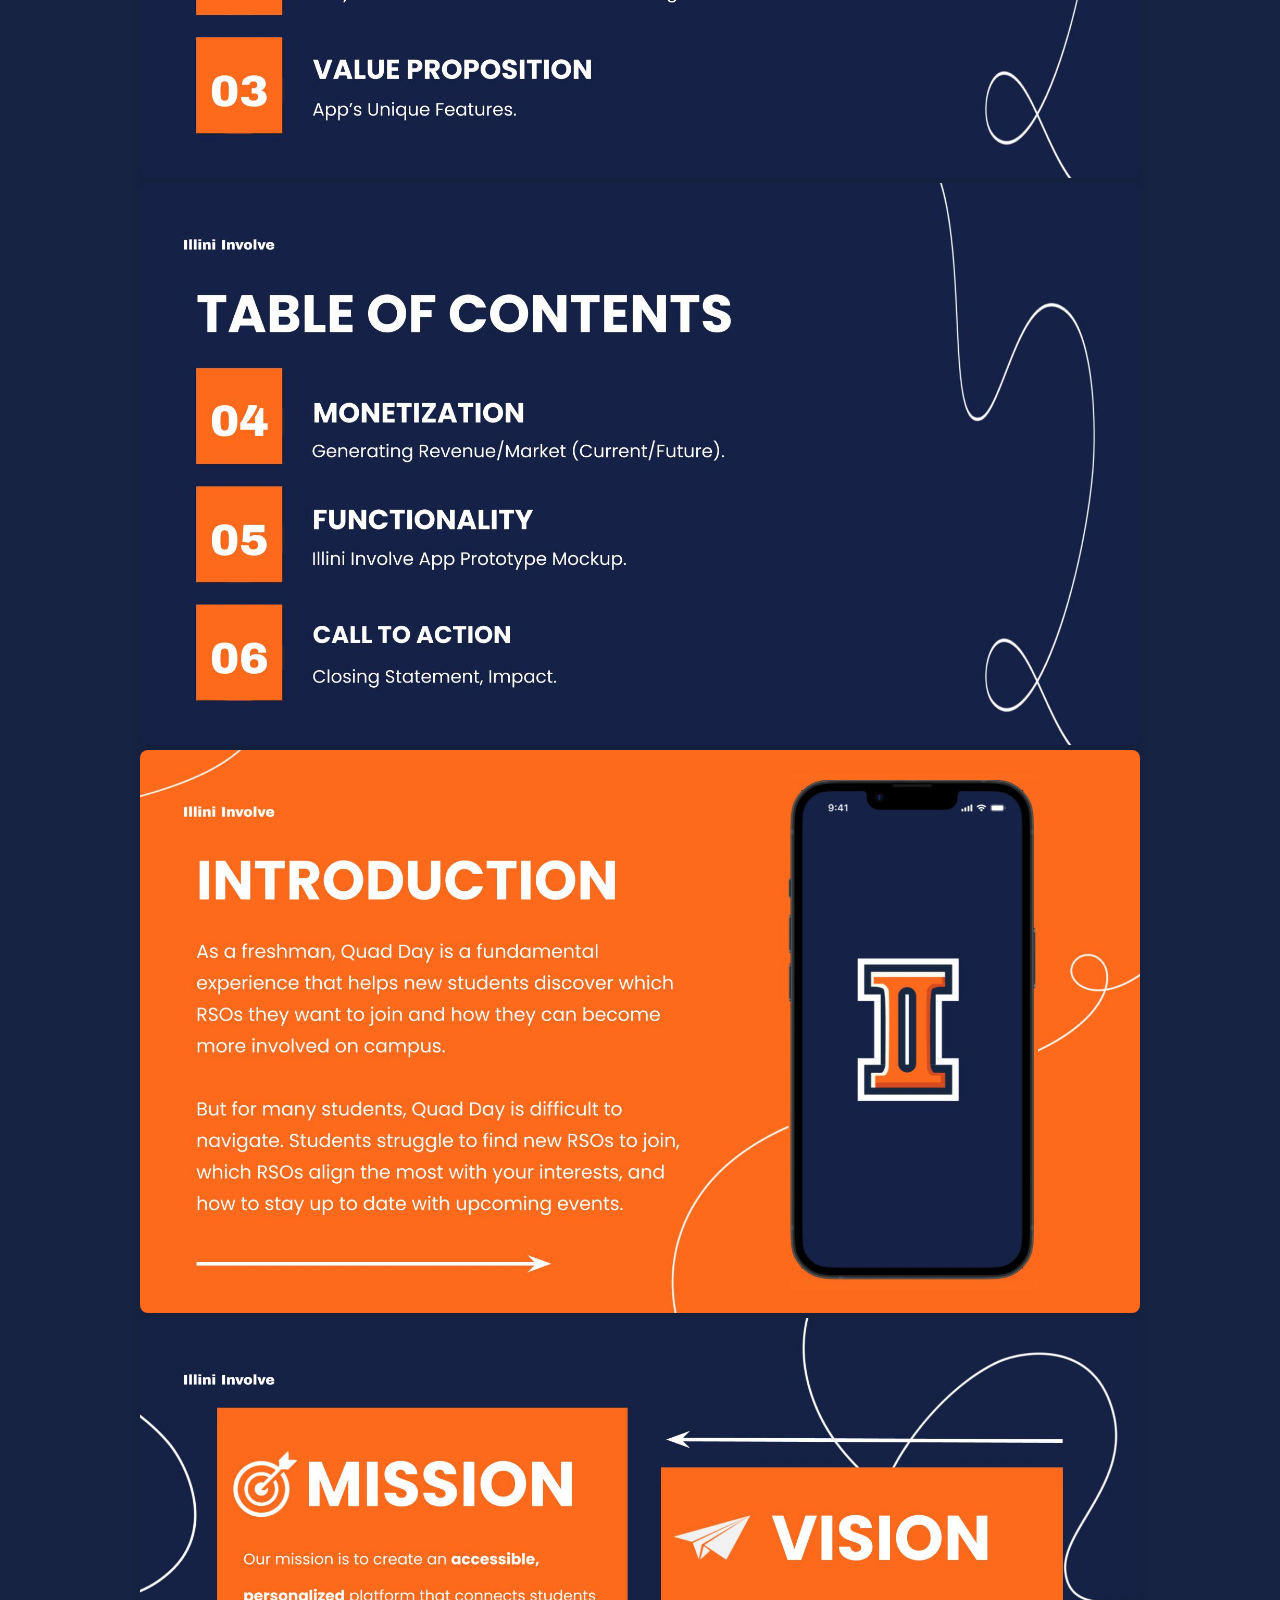
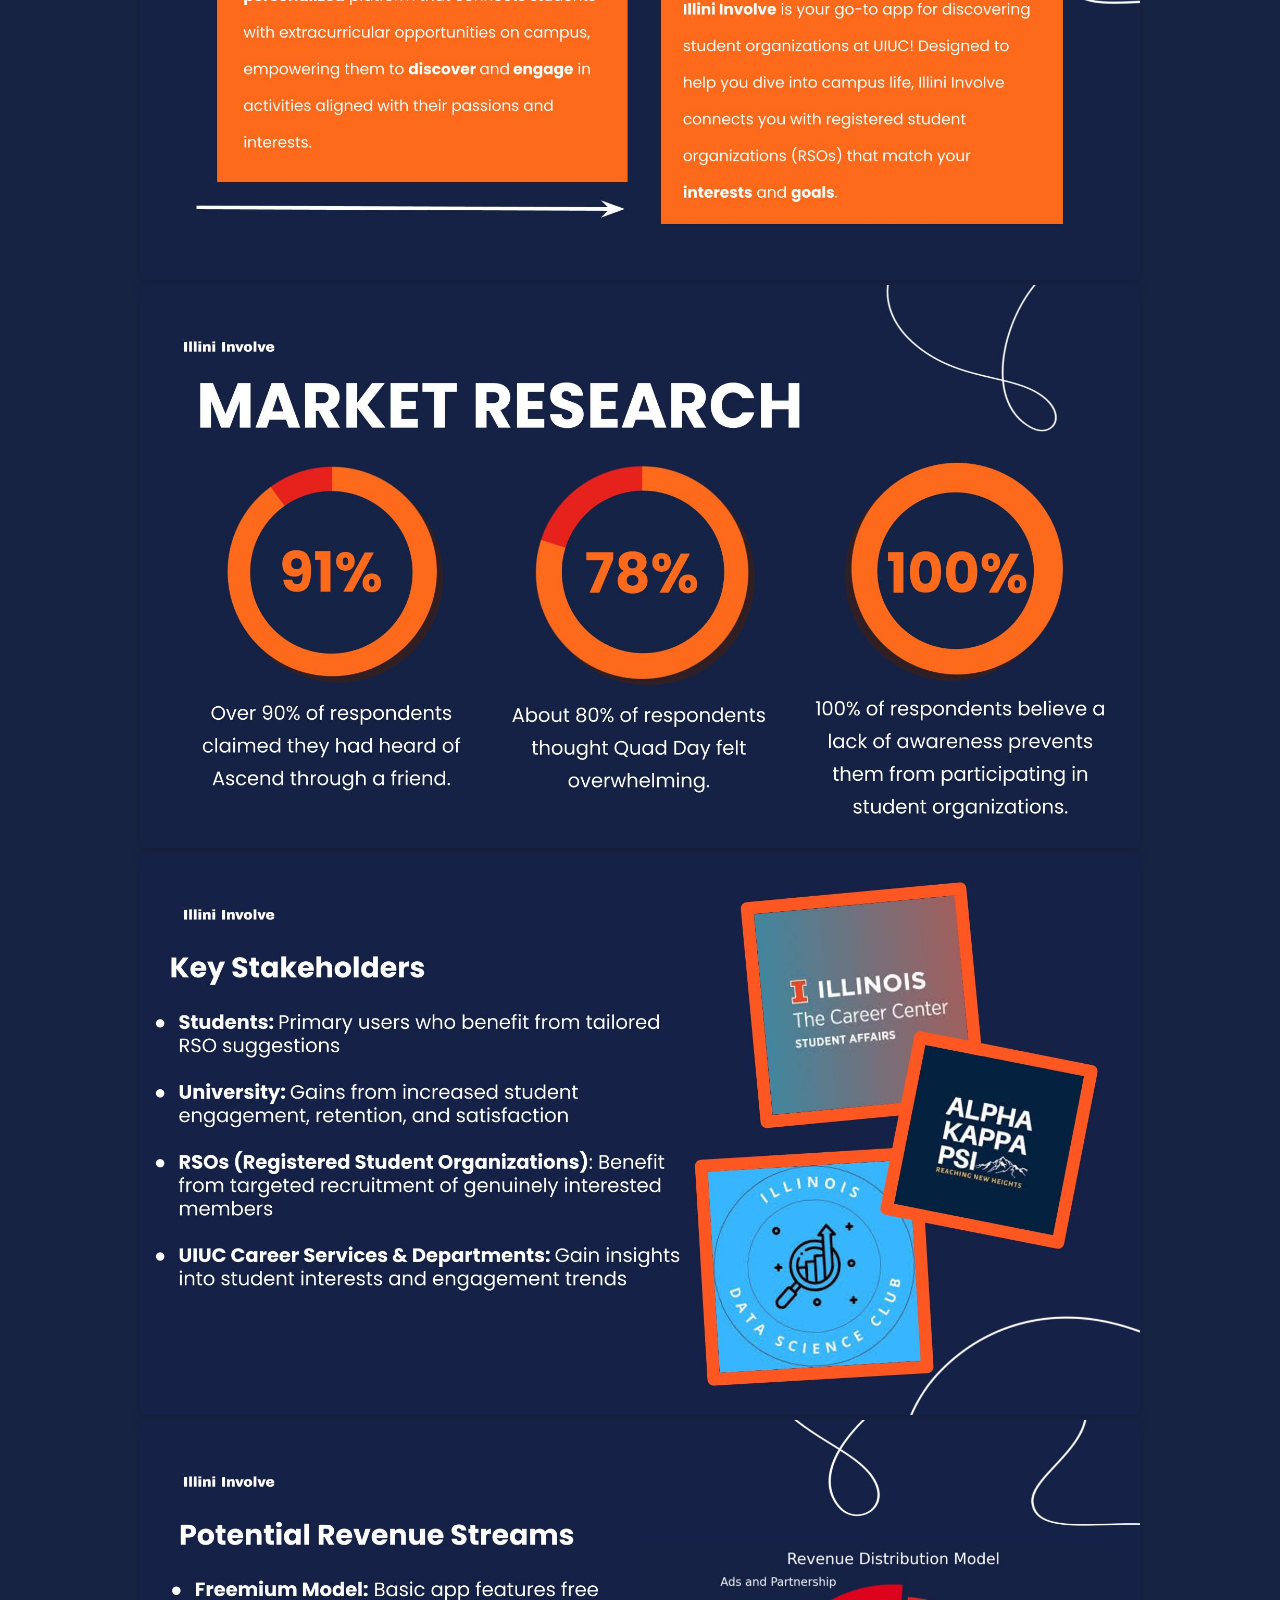
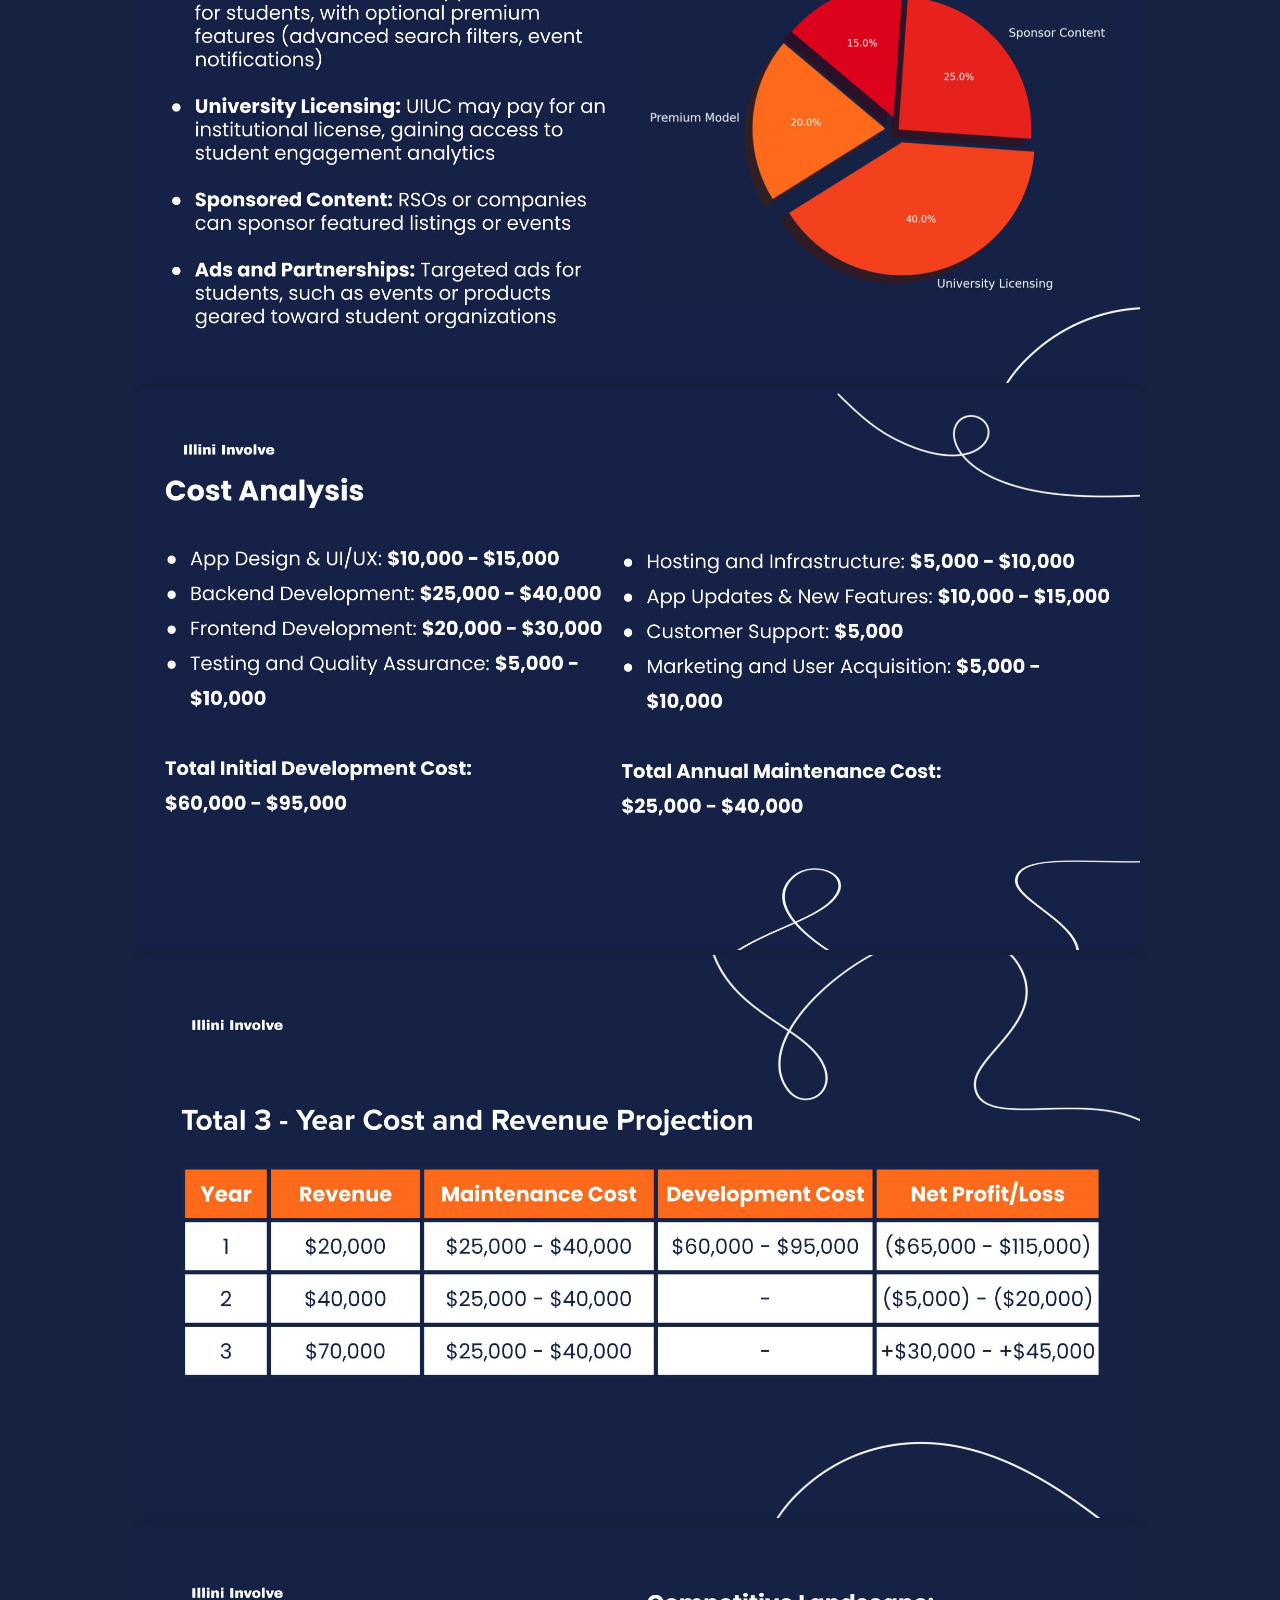
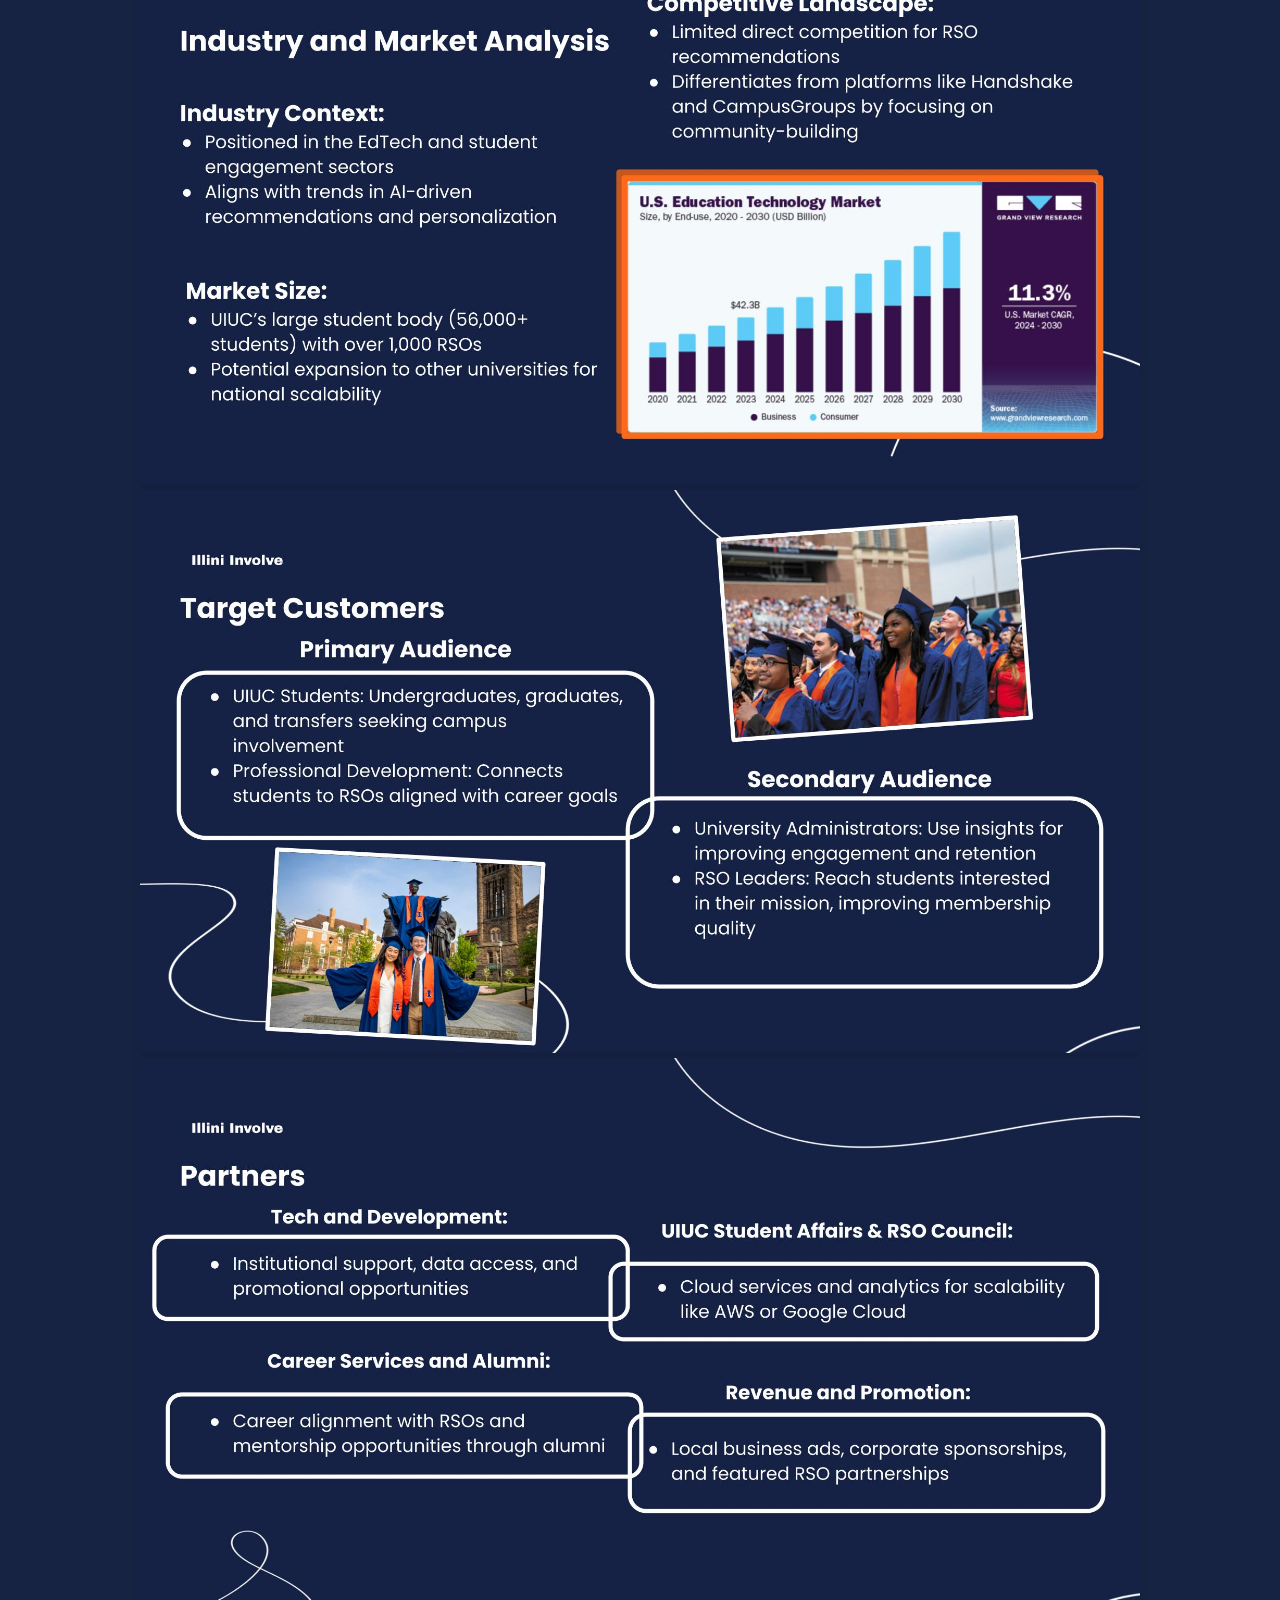
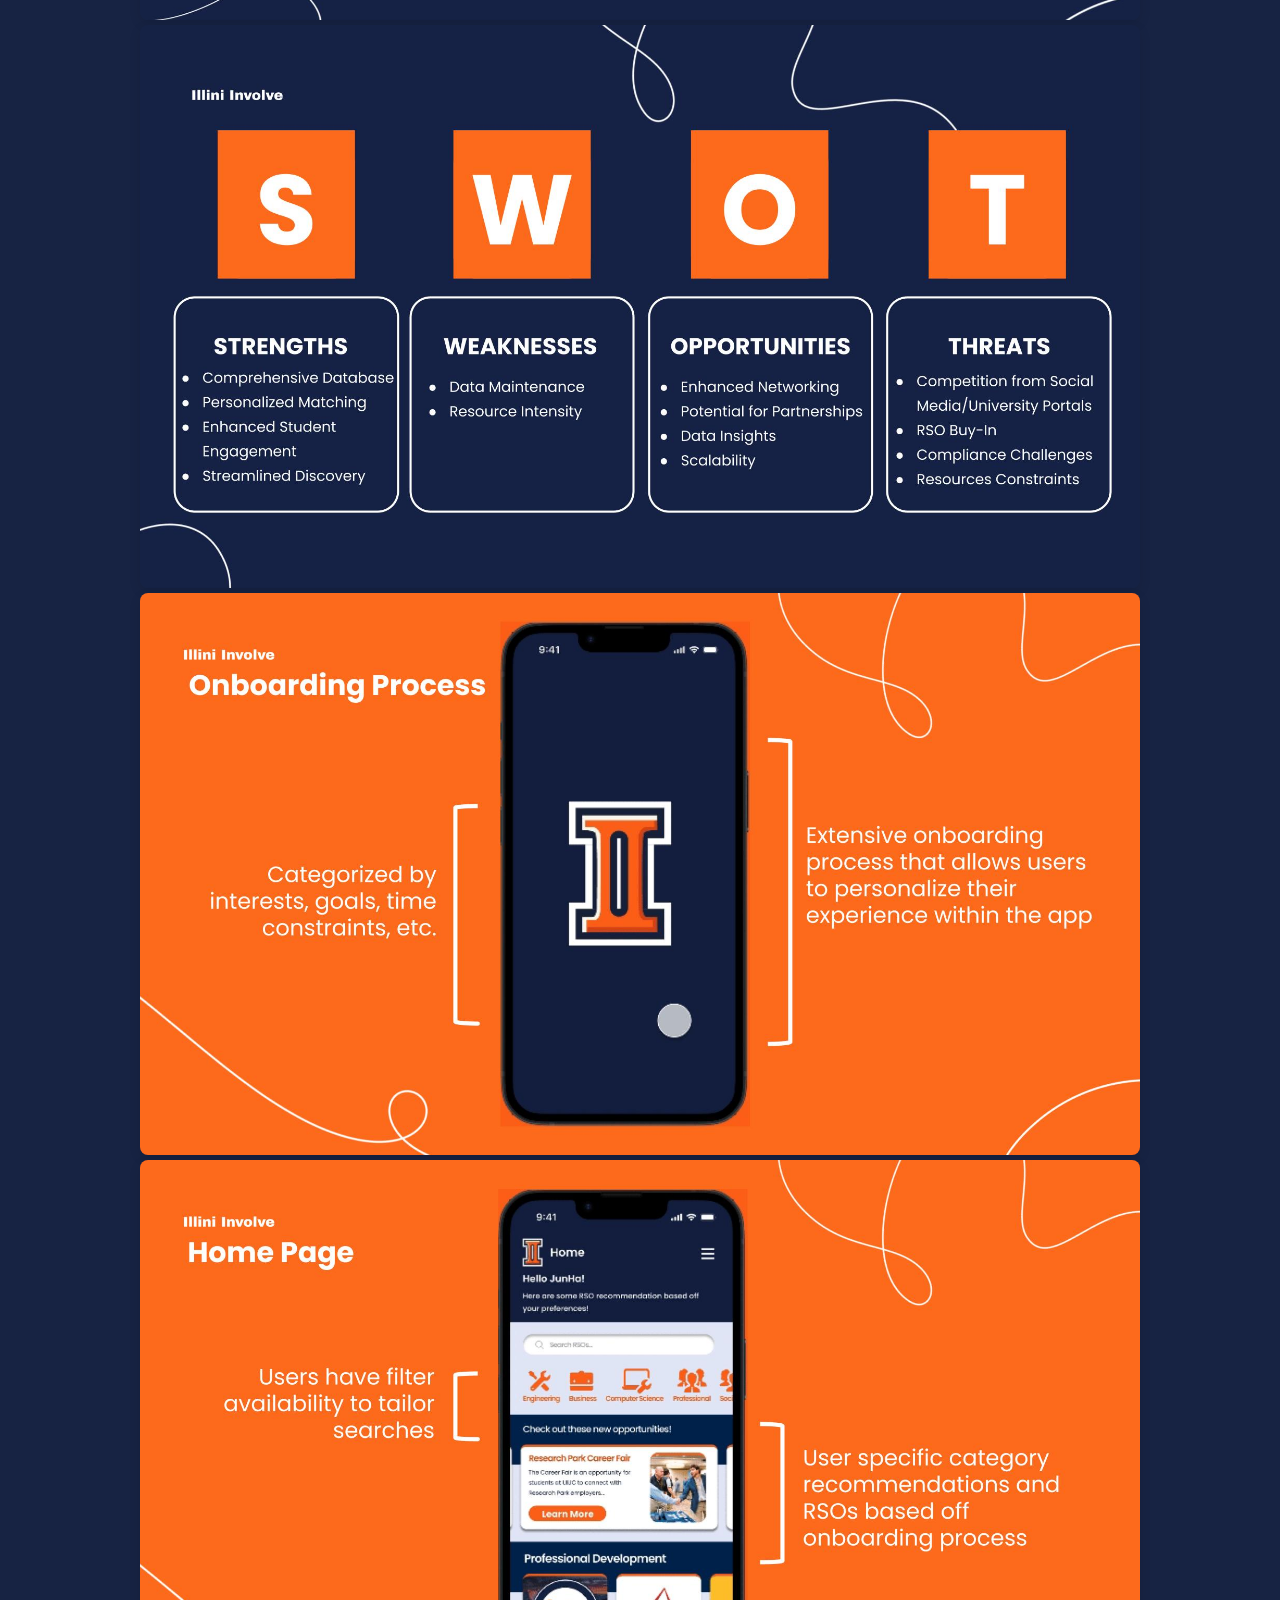
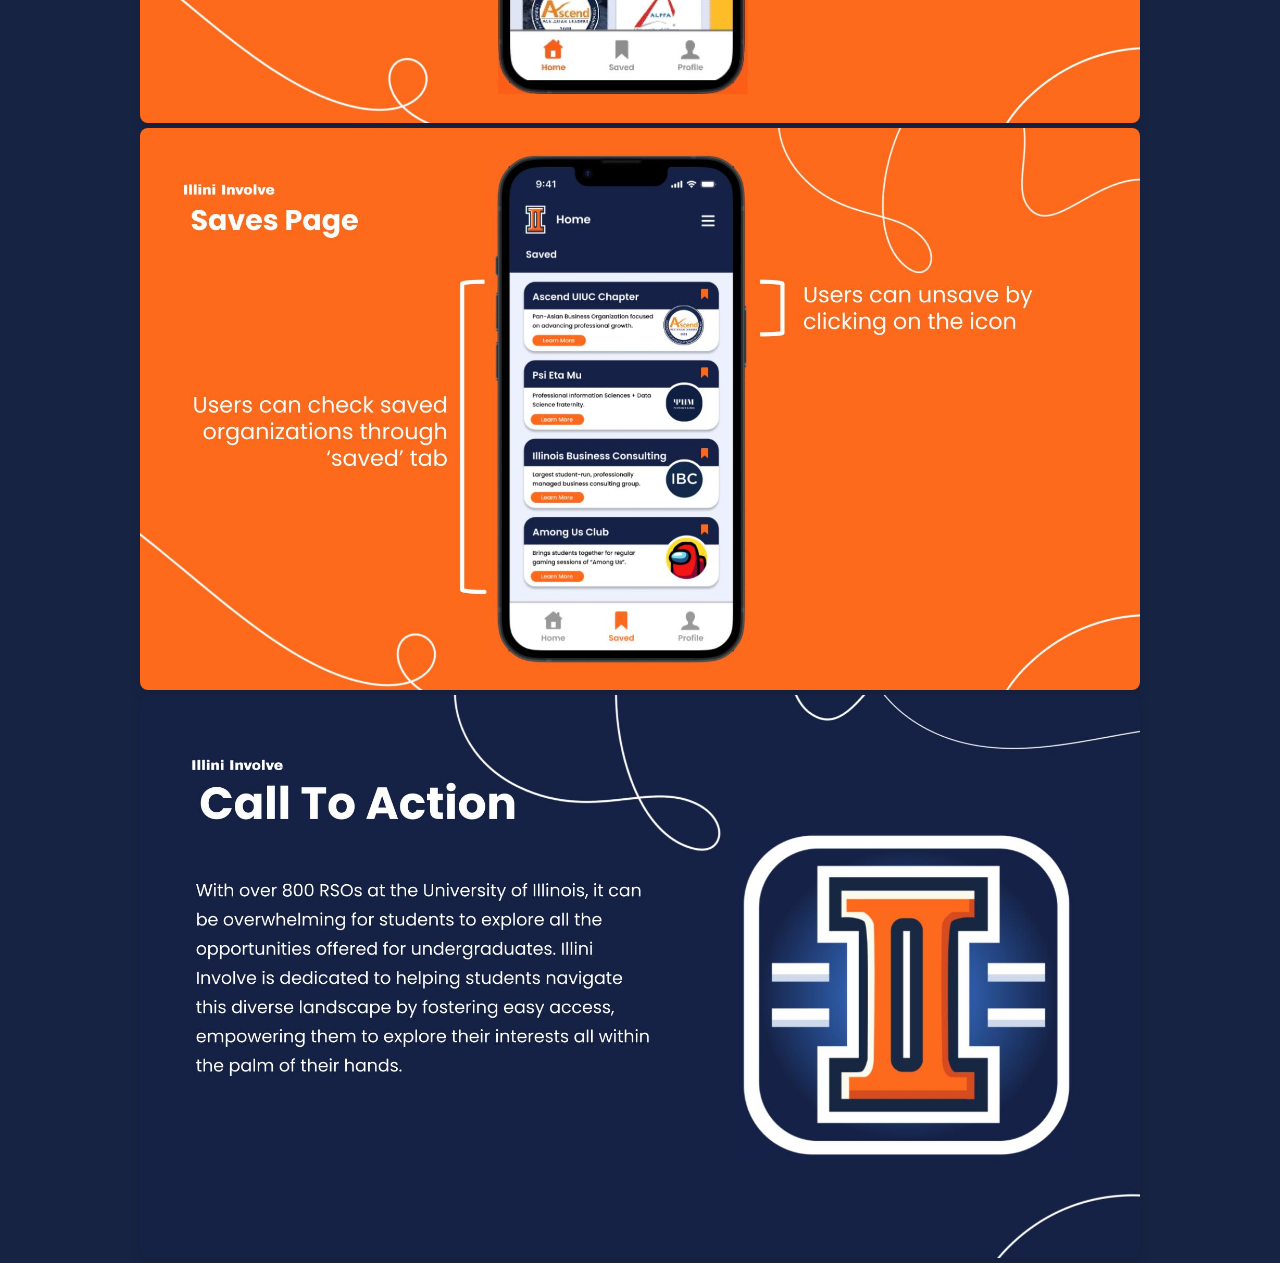
<file: illini-involve.html>
<!DOCTYPE html>
<html lang="en-US">

<head>
    <meta charset="UTF-8" />
    <meta name="viewport" content="width=device-width, initial-scale=1.0" />
    <title>Illini Involve – JunHa Kim</title>
    <link href="https://fonts.googleapis.com/css2?family=Outfit:wght@300;400;600;700&display=swap" rel="stylesheet">
    <style>
        body {
            margin: 0;
            font-family: 'Outfit', sans-serif;
            background-color: #172343;
            color: #111;
        }

        header {
            display: flex;
            justify-content: space-between;
            align-items: center;
            padding: 10px -50px;
            position: fixed;
            width: 100%;
            top: 0;
            z-index: 1000;
            background-color: 172343(0, 0, 0, 0.6);
            color: white;
        }

	.navdiv {
		margin: px;
		display: flex;
		justify-content: space-between;
		align-items: center;
	}

	.logo {
		font-size: 24px;
		font-weight: bold;
		color: white;
		margin: 20px;
	}

	.navdiv ul {
		list-style: none;
		font-family: Outfit, sans-serif;
		display: flex;
		flex-direction: row;
	}

	.navdiv li {
		margin: 20px;
	}

	.navdiv a {
		text-decoration: none;
		color: rgb(127, 127, 127);
		font-size: 20px;
		font-weight: bold;
	}

	nav a:hover {
		color: #c39bd3;
		}

        .slides {
            margin-top: 80px;
            display: flex;
            flex-direction: column;
            align-items: center;
        }

        .slides img {
            width: 100%;
            max-width: 1000px;
            margin-bottom: 5px;
            border-radius: 8px;
            box-shadow: 0 4px 12px rgba(0, 0, 0, 0.1);
        }

        @media (max-width: 768px) {
            header {
                flex-direction: column;
                align-items: flex-start;
                gap: 10px;
            }

            .slides img {
                max-width: 95%;
            }
        }
    </style>
</head>

<body>

    <header>
        <div class="logo">JunHa Kim</div>
        <nav>
            <ul>
                <li><a href="home.html">Work</a></li>
                <li><a href="Art.html">Art</a></li>
                <li><a href="About.html">About</a></li>
                <li><a href="resume.pdf">Resume</a></li>
            </ul>
        </nav>
    </header>

    <div class="slides">
        <img src="illini1.jpg" alt="Slide 1">
        <img src="illini2.jpg" alt="Slide 2">
        <img src="illini3.jpg" alt="Slide 3">
        <img src="illini4.jpg" alt="Slide 4">
        <img src="illini5.jpg" alt="Slide 5">
        <img src="illini6.jpg" alt="Slide 6">
        <img src="illini7.jpg" alt="Slide 7">
        <img src="illini8.jpg" alt="Slide 8">
        <img src="illini9.jpg" alt="Slide 9">
        <img src="illini10.jpg" alt="Slide 10">
        <img src="illini11.jpg" alt="Slide 11">
        <img src="illini12.jpg" alt="Slide 12">
        <img src="illini13.jpg" alt="Slide 13">
        <img src="illini14.jpg" alt="Slide 14">
        <img src="illini15.jpg" alt="Slide 15">
        <img src="illini16.jpg" alt="Slide 16">
        <img src="illini17.jpg" alt="Slide 17">
        <img src="illini18.jpg" alt="Slide 18">
        <img src="illini19.jpg" alt="Slide 19">
    </div>

</body>

</html>
</file>
